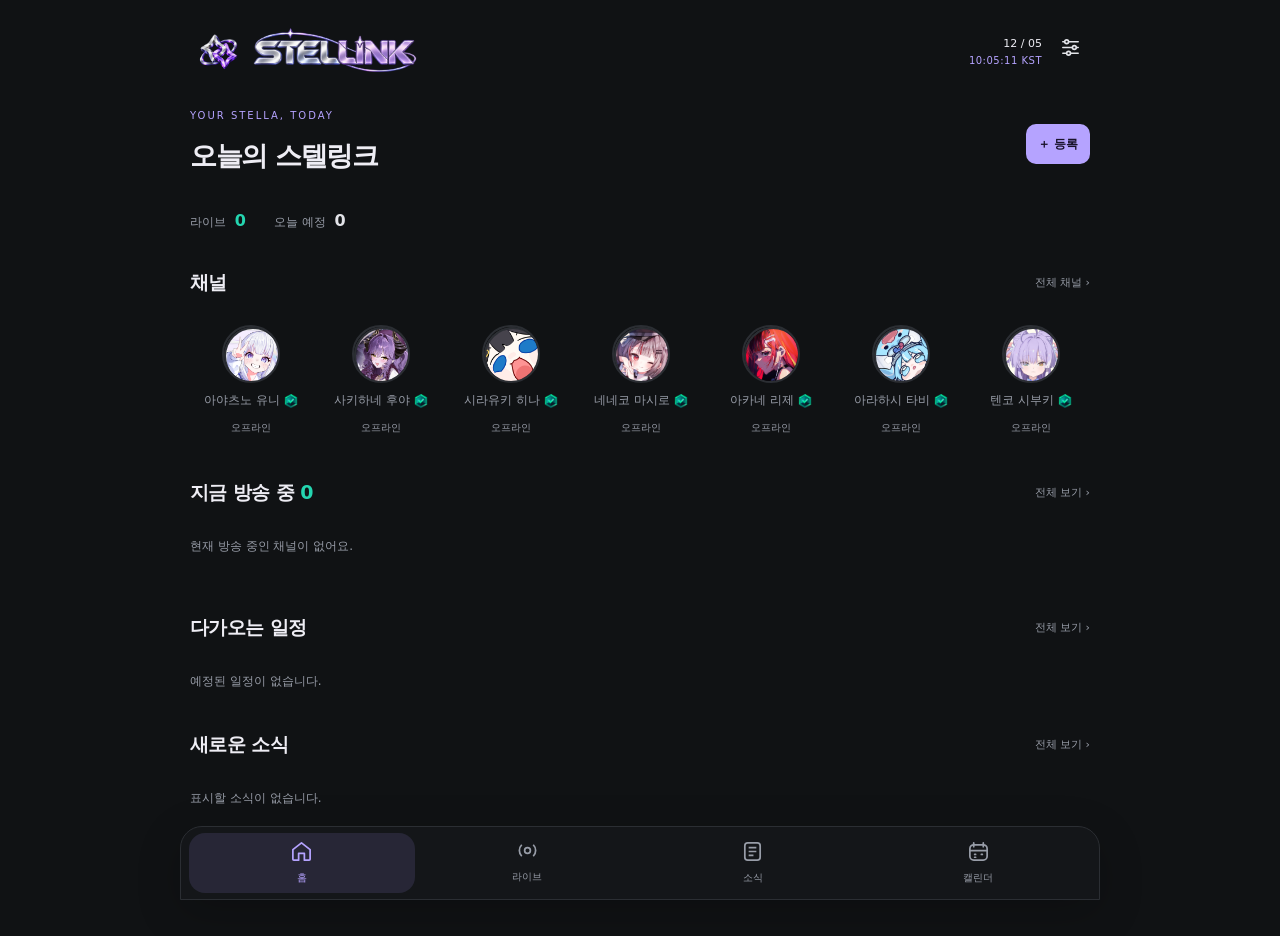
<file: index.html>
<!doctype html><html lang="ko"><head><meta charset="utf-8"><meta name="viewport" content="width=device-width,initial-scale=1,viewport-fit=cover"><meta name="theme-color" content="#111315"><meta name="description" content="좋아하는 별과 이어지는 시간. 개인용 방송 일정과 시간표 보관함."><title>STELLINK · 스텔링크</title><link rel="manifest" href="manifest.webmanifest"><link rel="icon" type="image/png" sizes="64x64" href="assets/brand/stellink-favicon-64.png"><link rel="apple-touch-icon" sizes="180x180" href="assets/brand/stellink-apple-touch-180.png"><link rel="stylesheet" href="style.css"><link rel="stylesheet" href="next-ui.css"><link rel="stylesheet" href="release-ui.css"><link rel="stylesheet" href="v140.css"><link rel="stylesheet" href="v150.css"><link rel="stylesheet" href="experience.css"></head><body><main id="app"><p>스텔링크를 여는 중…</p></main><nav id="nav" aria-label="주 메뉴"></nav><dialog id="modal"><div id="sheet"></div></dialog><div id="toast" role="status"></div><script src="members.js"></script><script src="icons.js"></script><script src="calendar-data.js"></script><script src="calendar-model.js"></script><script src="core.js"></script><script src="storage.js"></script><script src="view-state.js"></script><script src="schedule.js"></script><script src="breaks.js"></script><script src="calendar.js"></script><script src="notices.js"></script><script src="image-viewer.js"></script><script src="app.js"></script><script src="features.js"></script><script src="registration-tools.js"></script><script src="registration.js"></script><script src="calendar-ui.js"></script><script src="upgrade-ui.js"></script><script src="chzzk-live.js"></script><script src="next-ui.js"></script><script src="release-ui.js"></script><script src="session-link.js"></script><script src="channel-state.js"></script><script src="live-store.js"></script><script src="live-ui.js"></script><script src="navigation.js"></script><script src="app-shell.js"></script><script src="experience.js"></script></body></html>
</file>
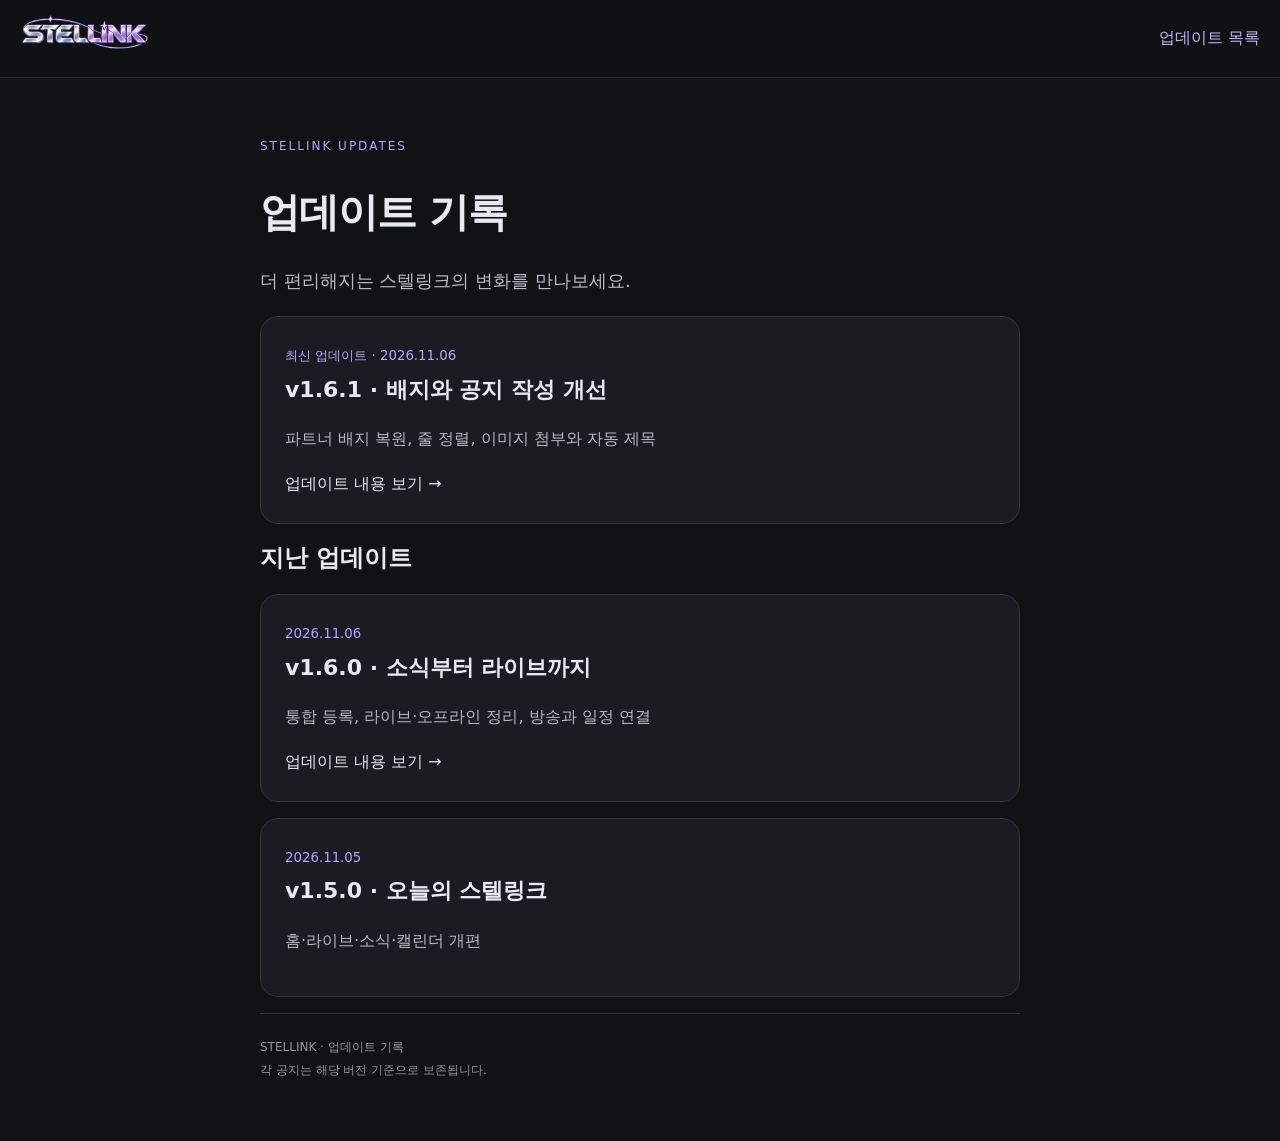
<file: updates/index.html>
<!doctype html><html lang="ko"><head><meta charset="utf-8"><meta name="viewport" content="width=device-width,initial-scale=1"><meta name="theme-color" content="#101214"><title>업데이트 기록 · STELLINK</title><link rel="stylesheet" href="notice.css"></head><body><header><a href="../"><img src="../assets/brand/stellink-wordmark.png" alt="STELLINK"></a><a href="">업데이트 목록</a></header><main><p class="kicker">STELLINK UPDATES</p><h1>업데이트 기록</h1><p class="lead">더 편리해지는 스텔링크의 변화를 만나보세요.</p><a class="archive-card" href="v1.6.1/"><small>최신 업데이트 · 2026.11.06</small><strong>v1.6.1 · 배지와 공지 작성 개선</strong><p>파트너 배지 복원, 줄 정렬, 이미지 첨부와 자동 제목</p>업데이트 내용 보기 →</a><h2>지난 업데이트</h2><a class="archive-card" href="v1.6.0/"><small>2026.11.06</small><strong>v1.6.0 · 소식부터 라이브까지</strong><p>통합 등록, 라이브·오프라인 정리, 방송과 일정 연결</p>업데이트 내용 보기 →</a><a class="archive-card" href="v1.5.0/"><small>2026.11.05</small><strong>v1.5.0 · 오늘의 스텔링크</strong><p>홈·라이브·소식·캘린더 개편</p></a><footer>STELLINK · 업데이트 기록<br>각 공지는 해당 버전 기준으로 보존됩니다.</footer></main></body></html>
</file>
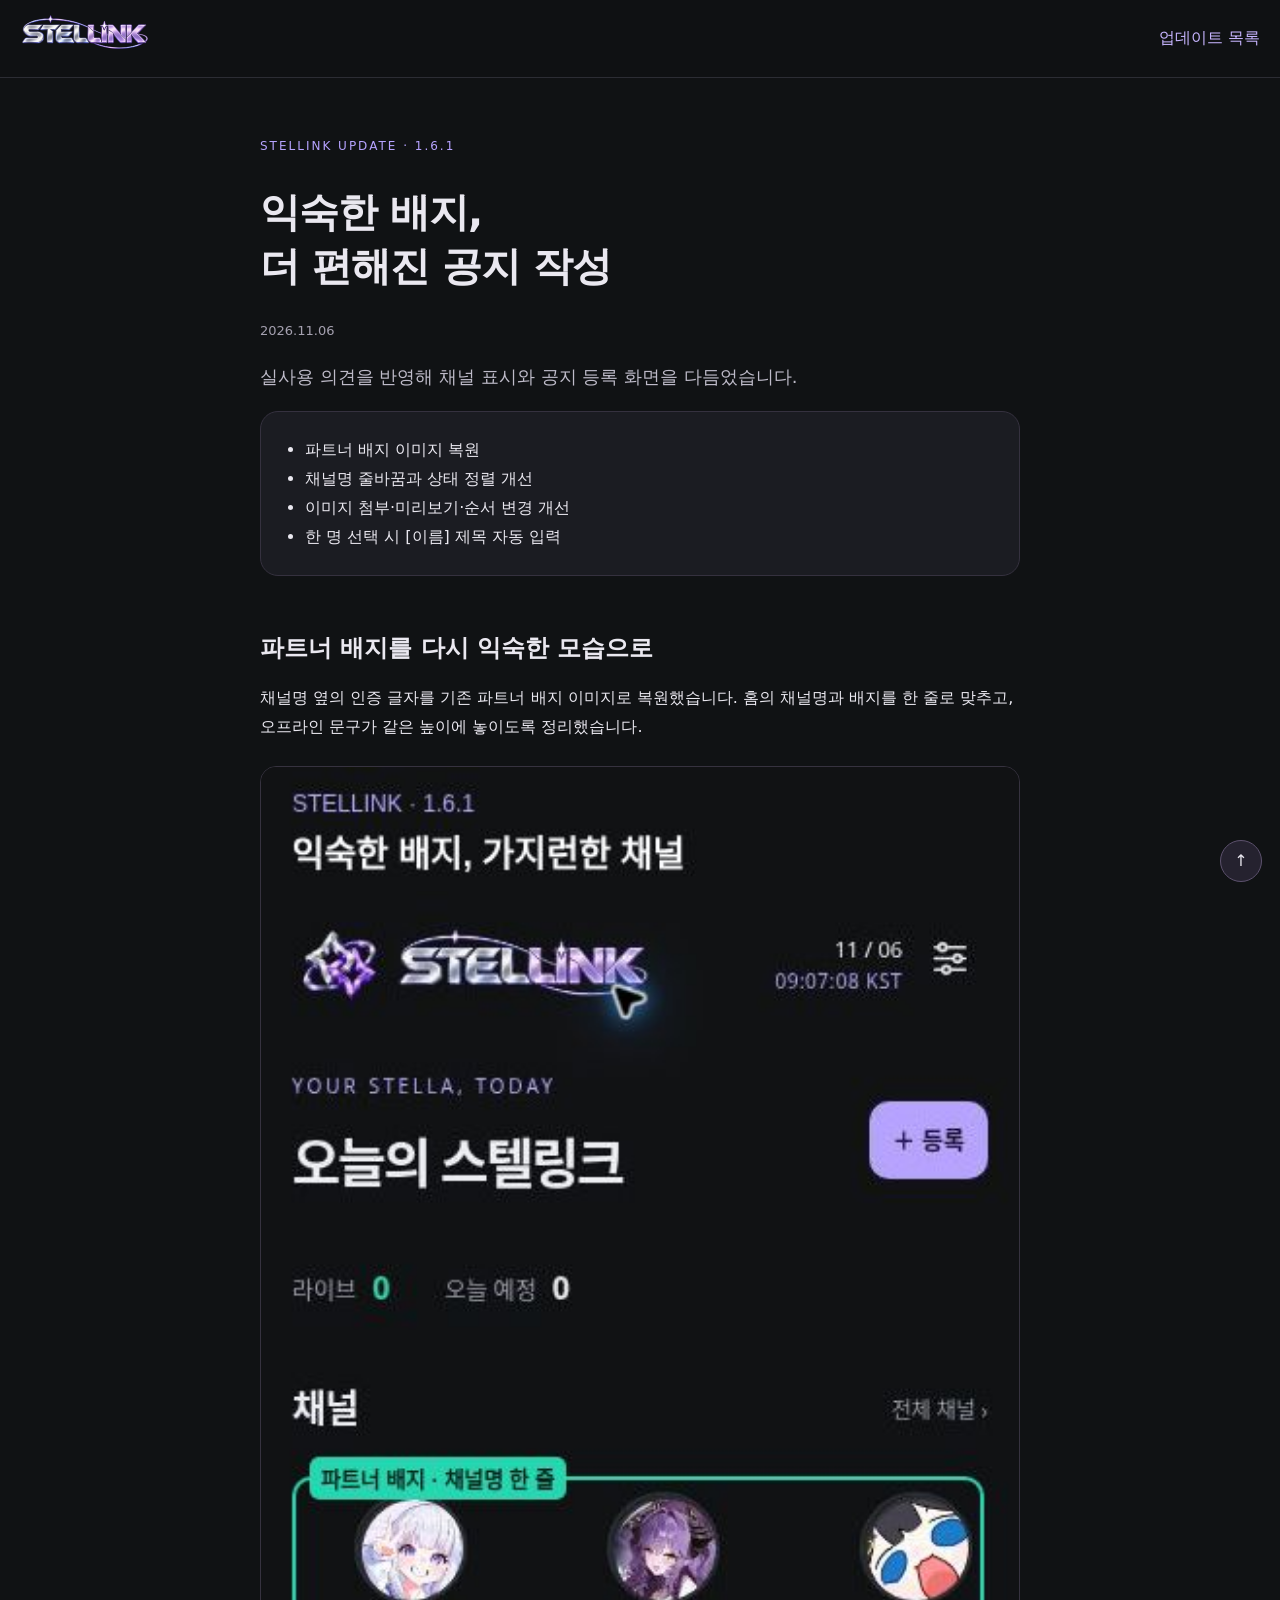
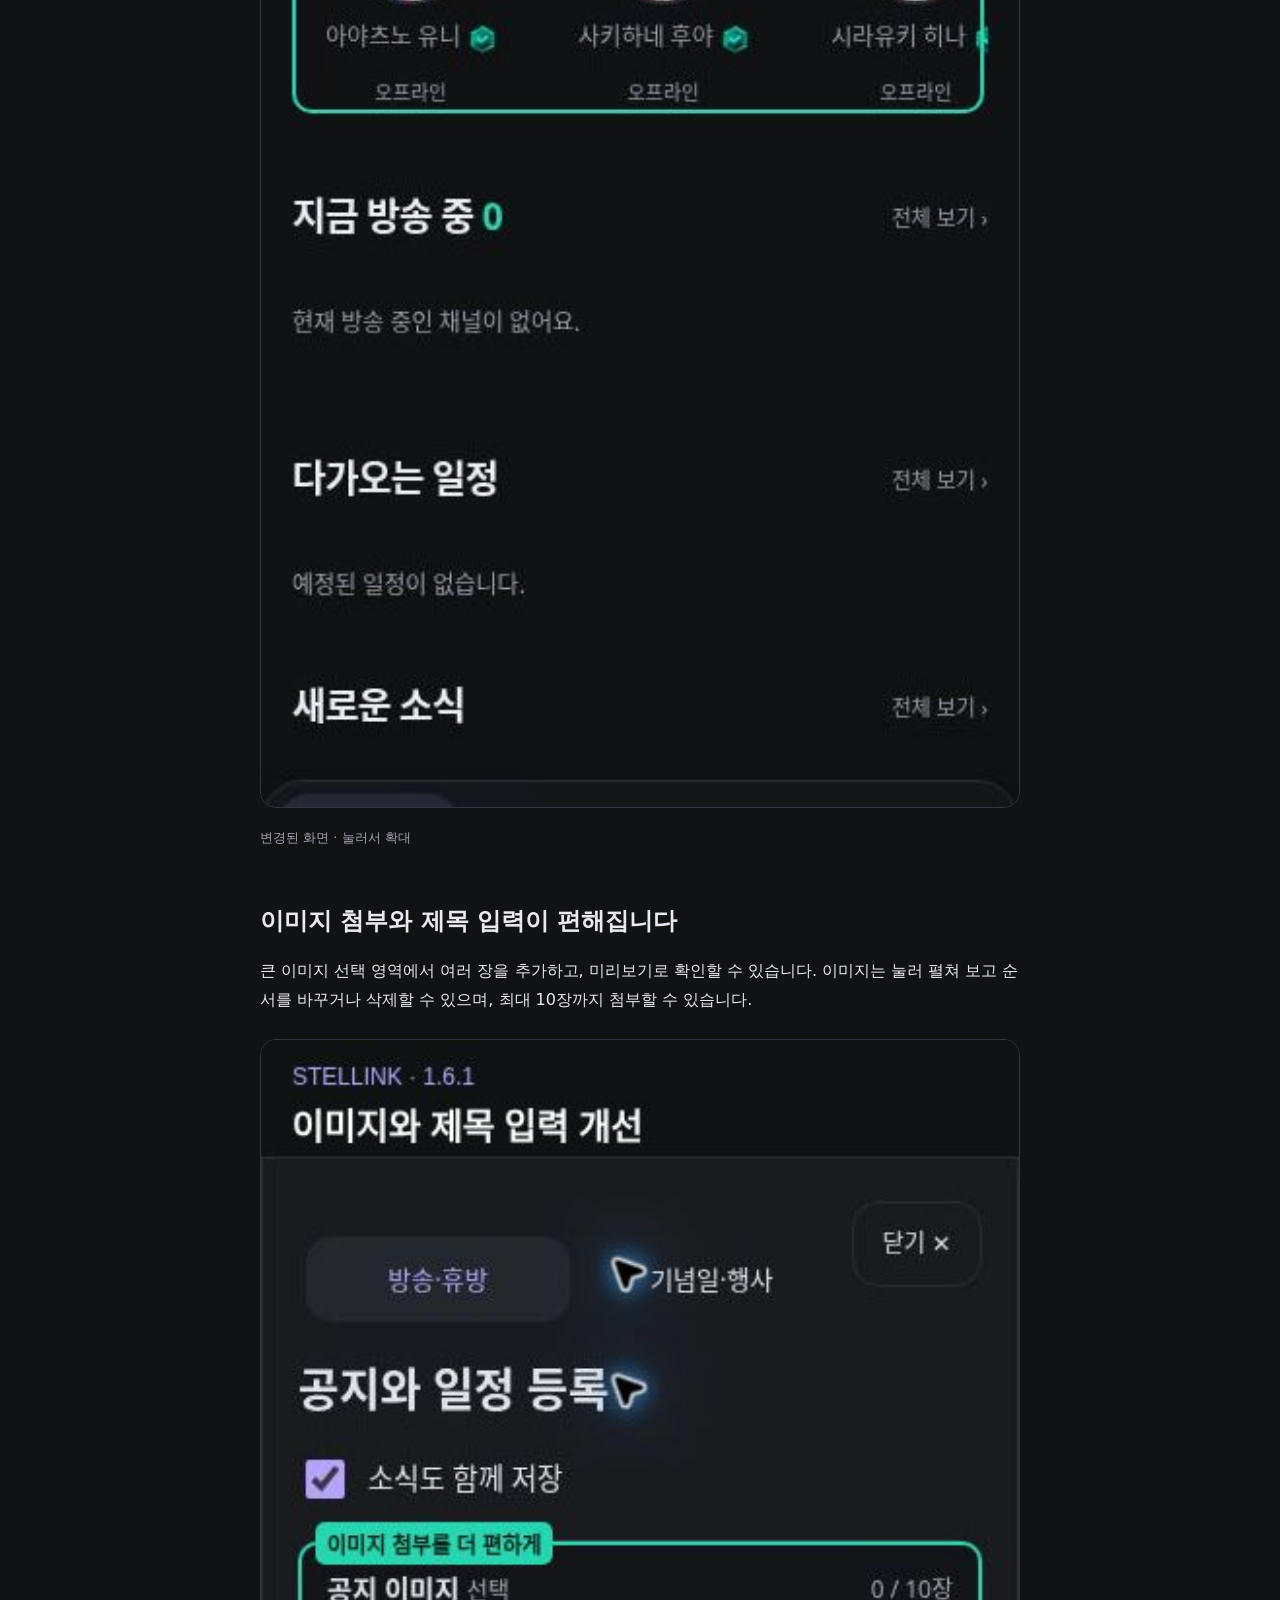
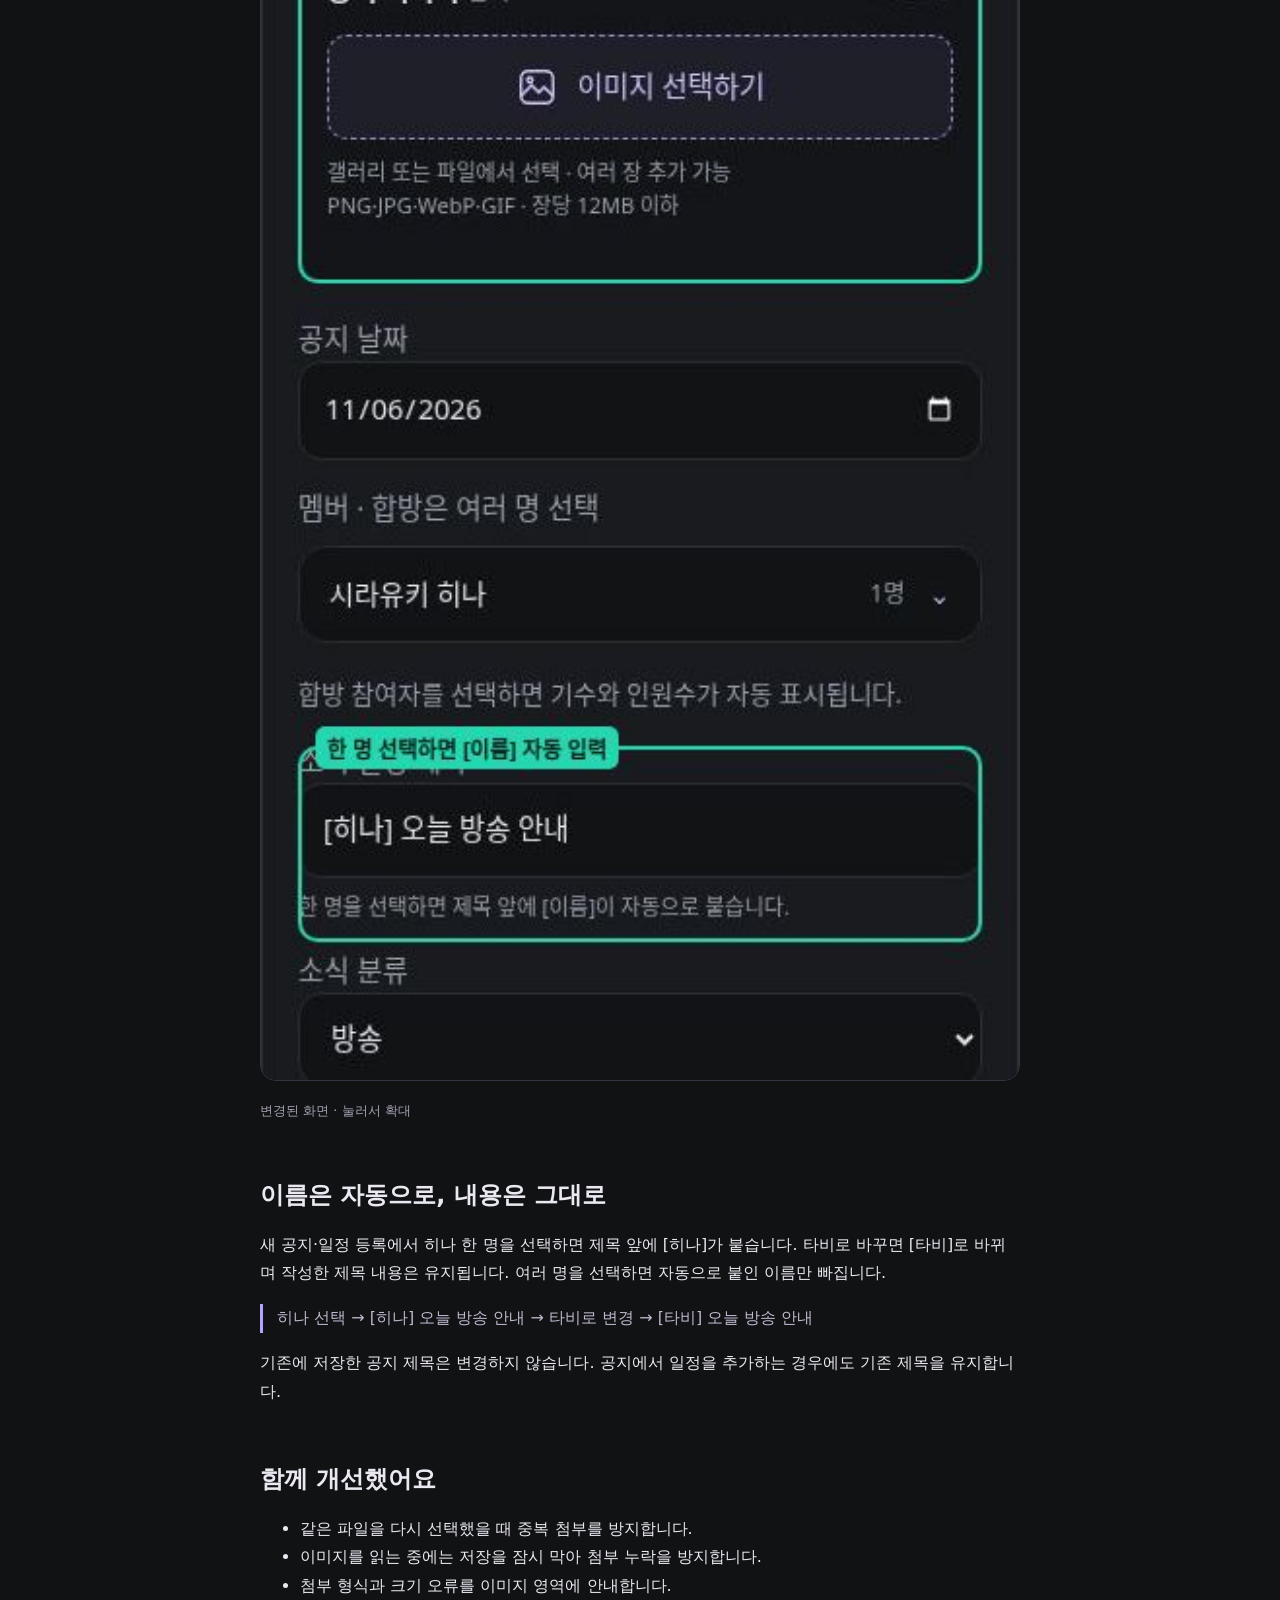
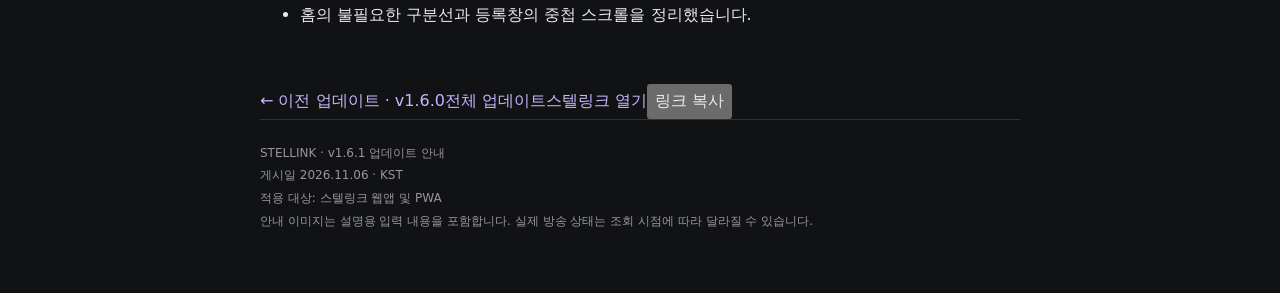
<file: updates/latest/index.html>
<!doctype html><html lang="ko"><head><meta charset="utf-8"><meta http-equiv="refresh" content="0;url=../v1.6.1/"><title>최신 업데이트 · STELLINK</title></head><body><a href="../v1.6.1/">최신 업데이트 열기</a></body></html>
</file>
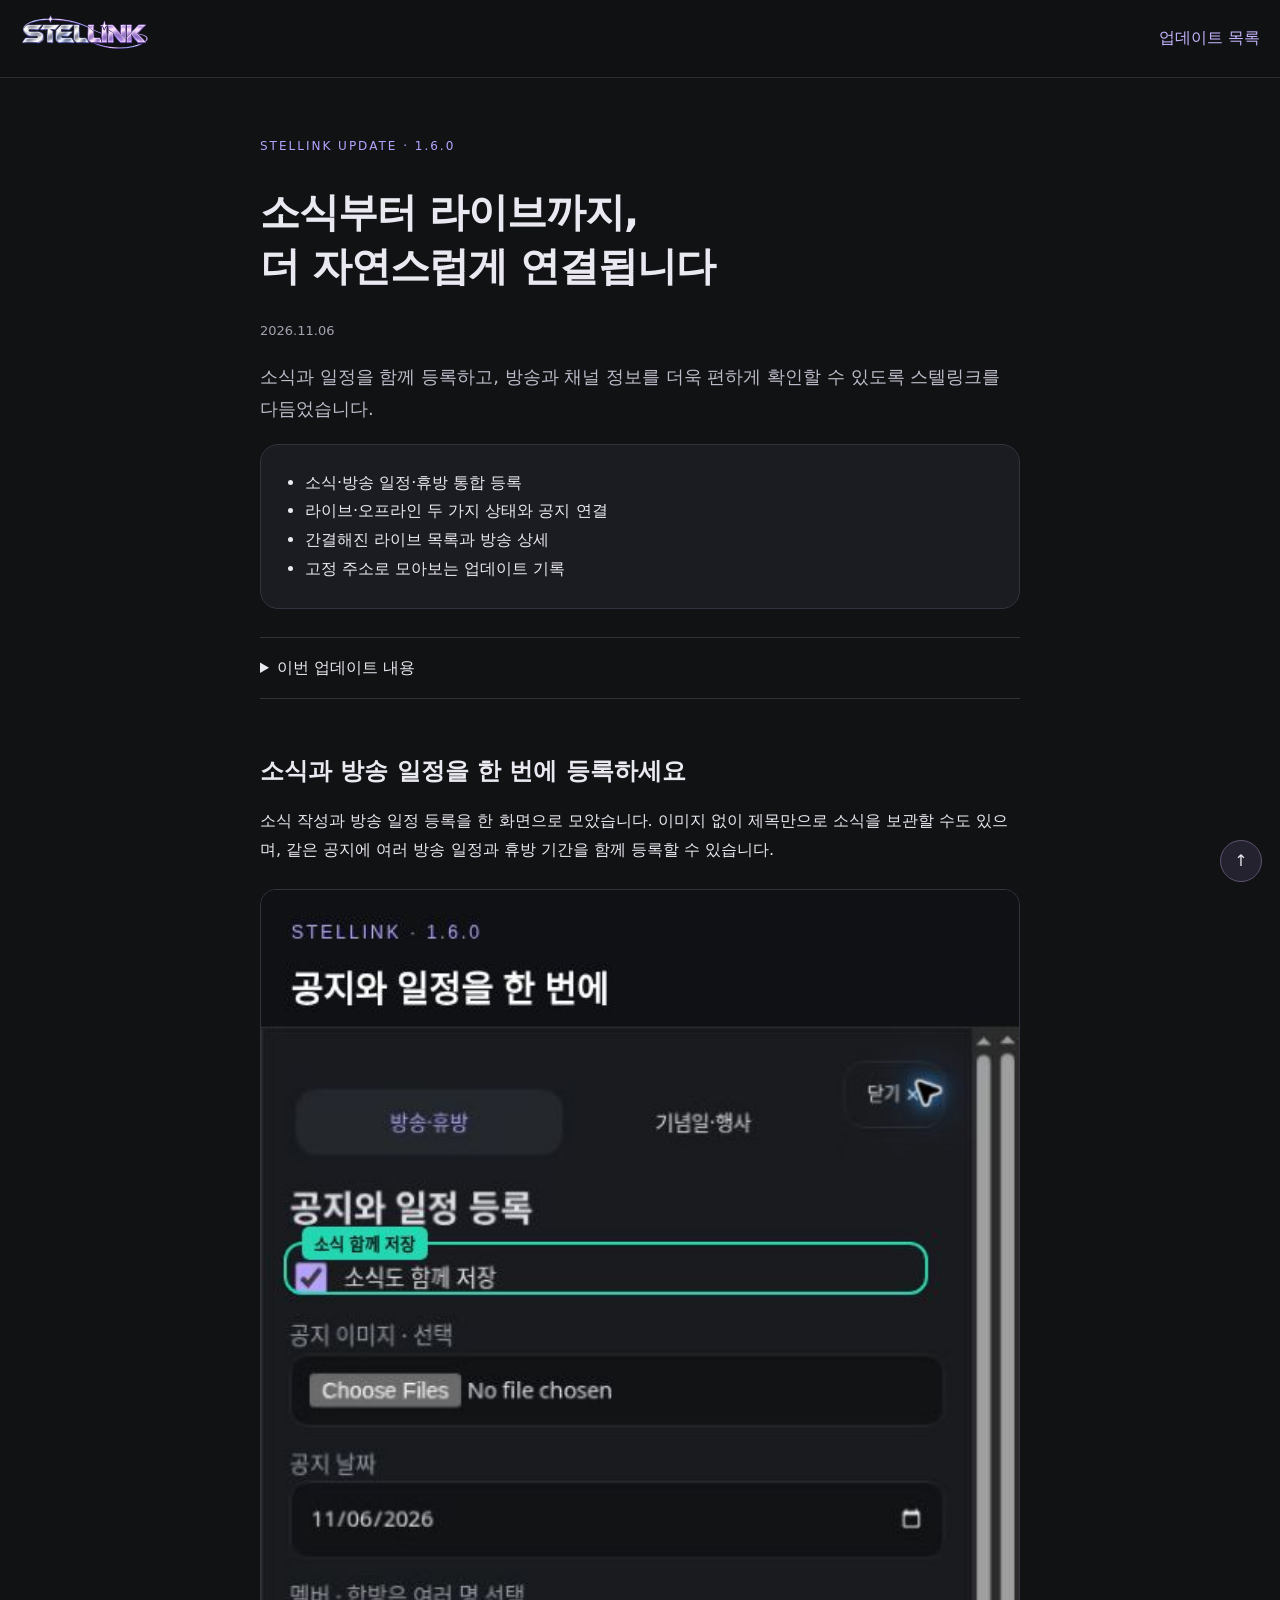
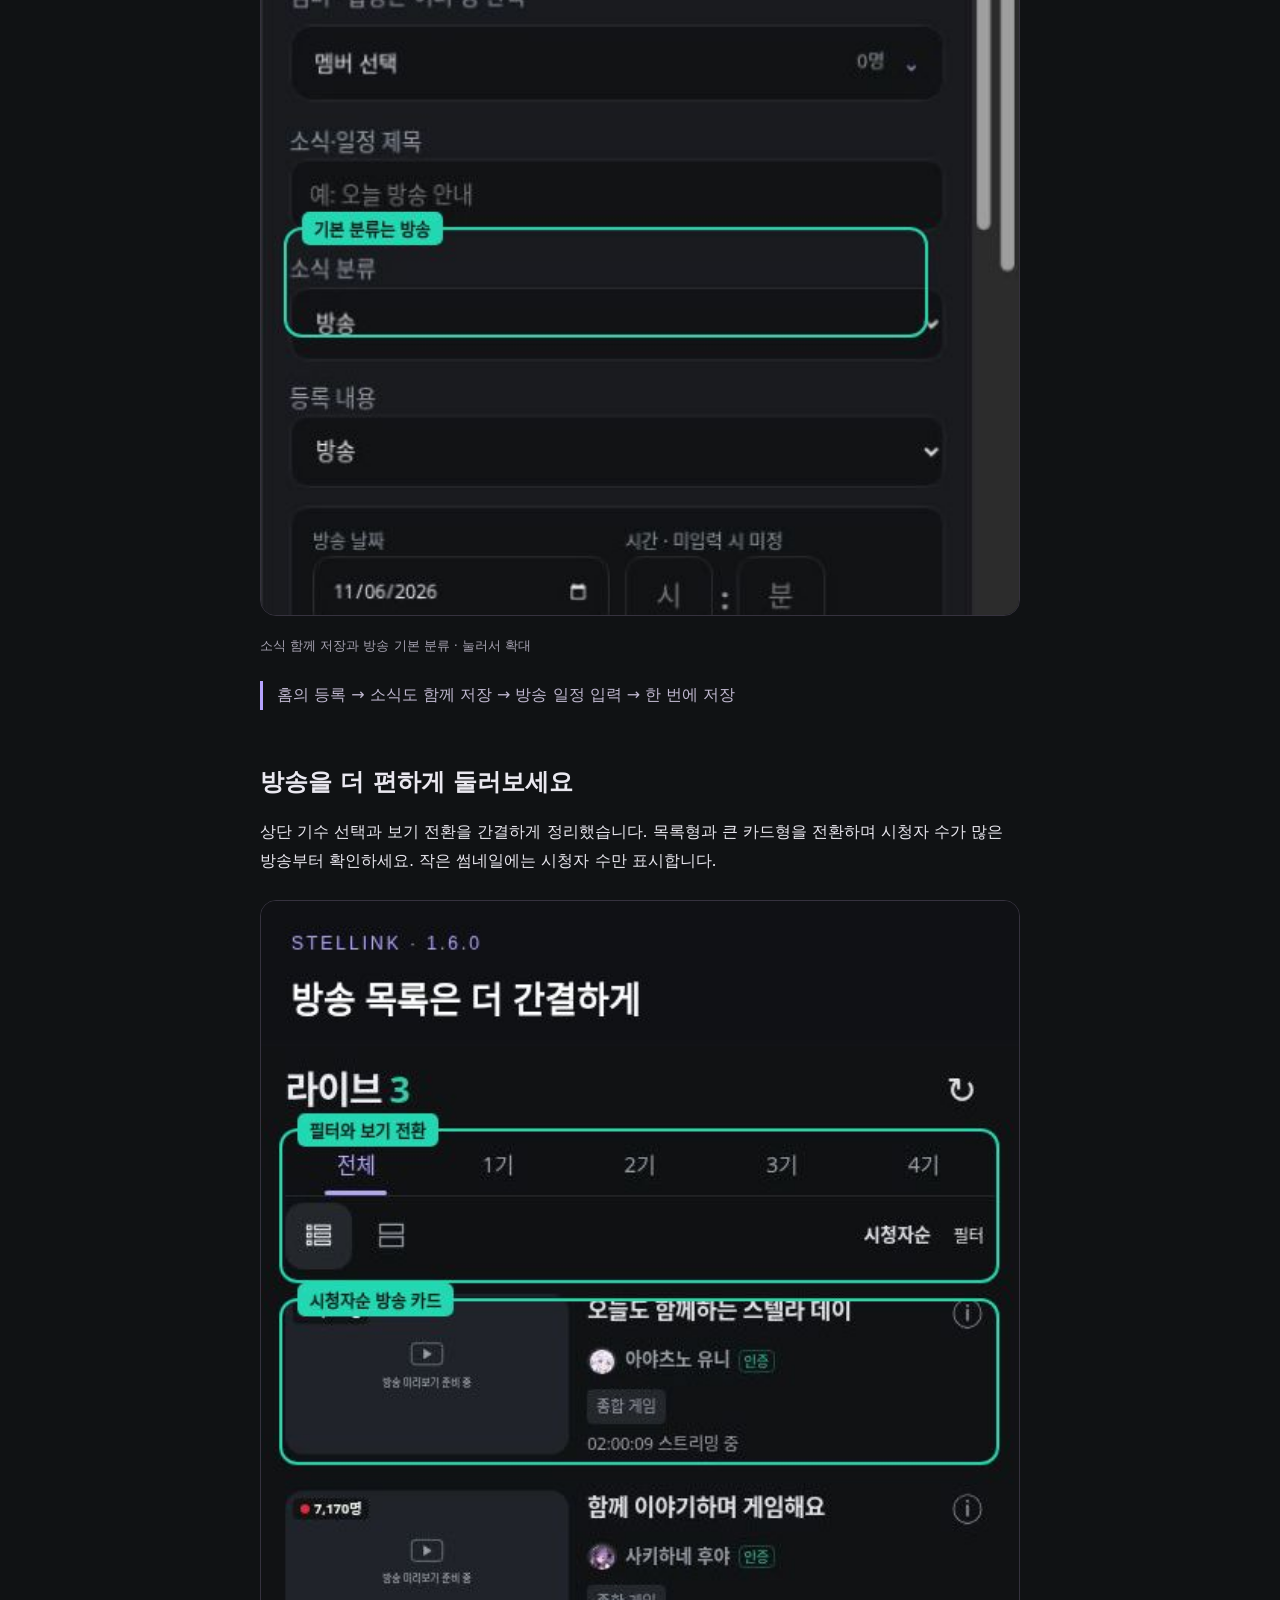
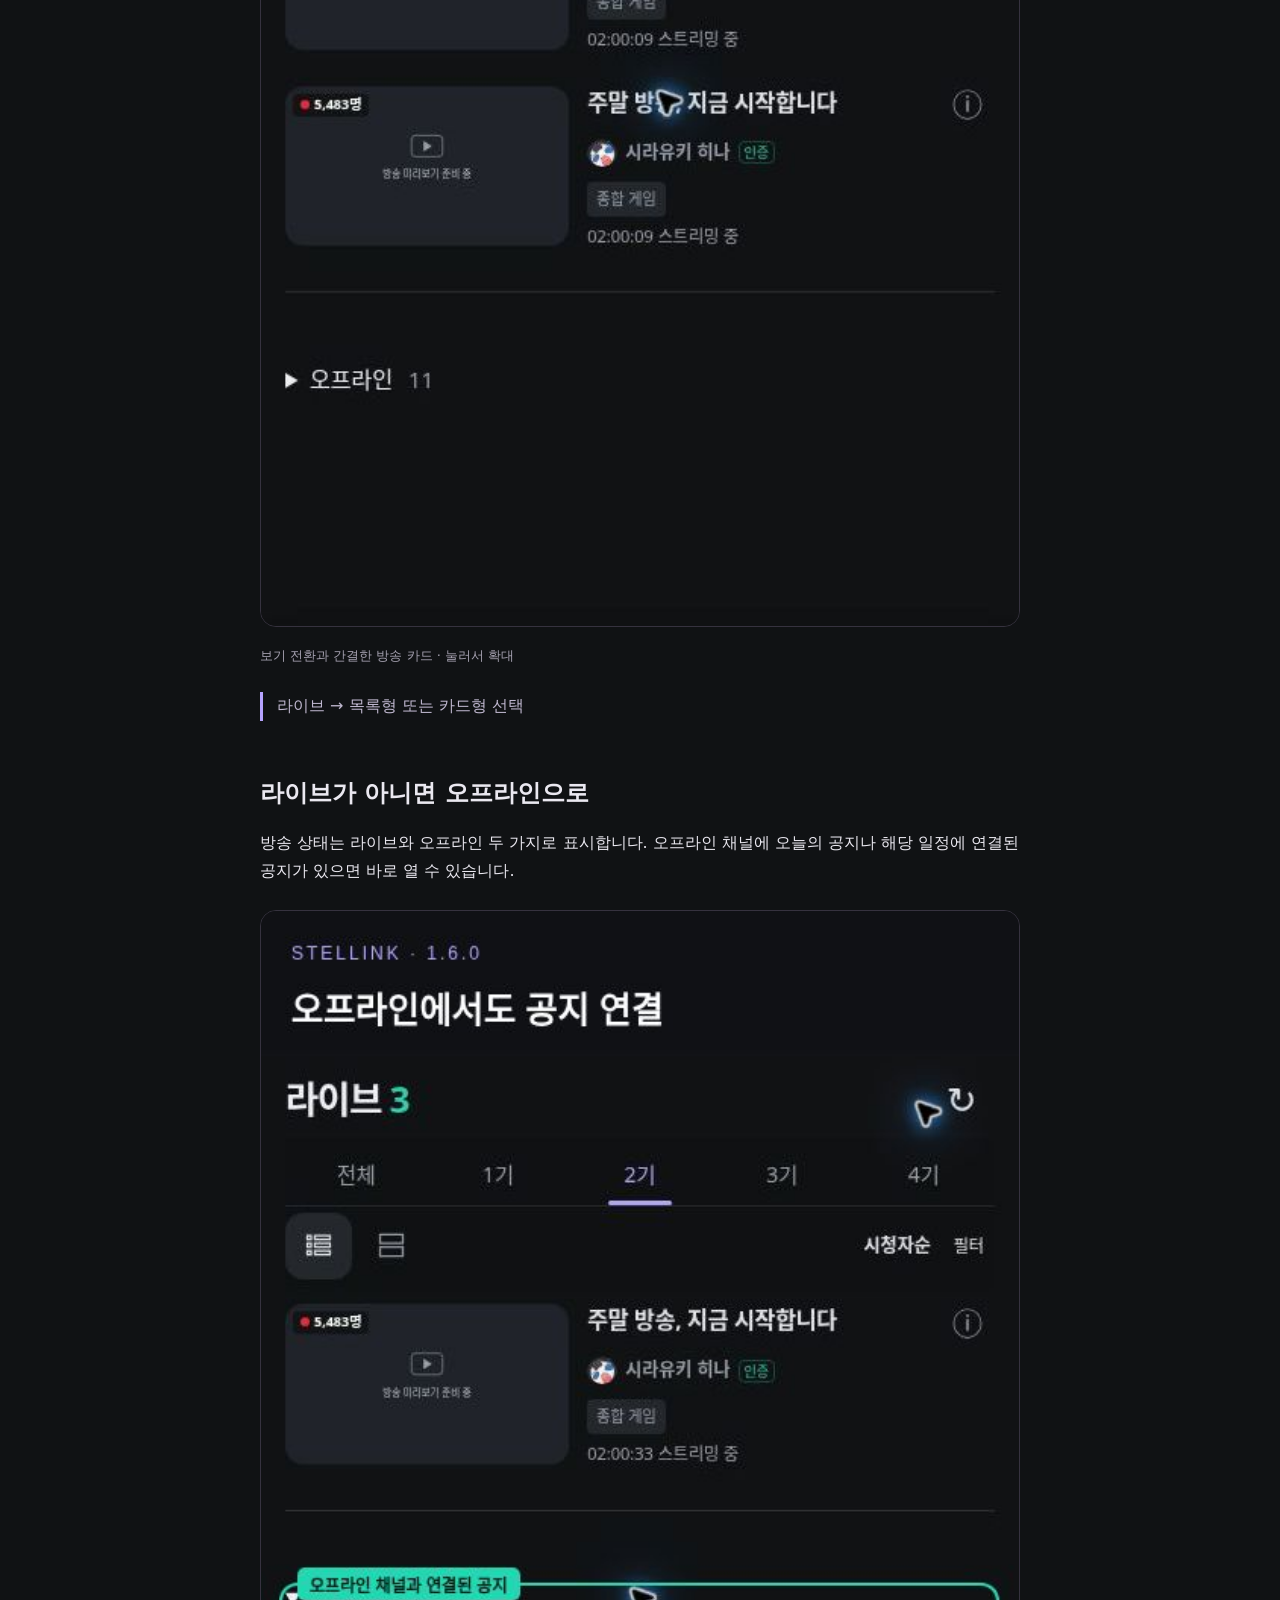
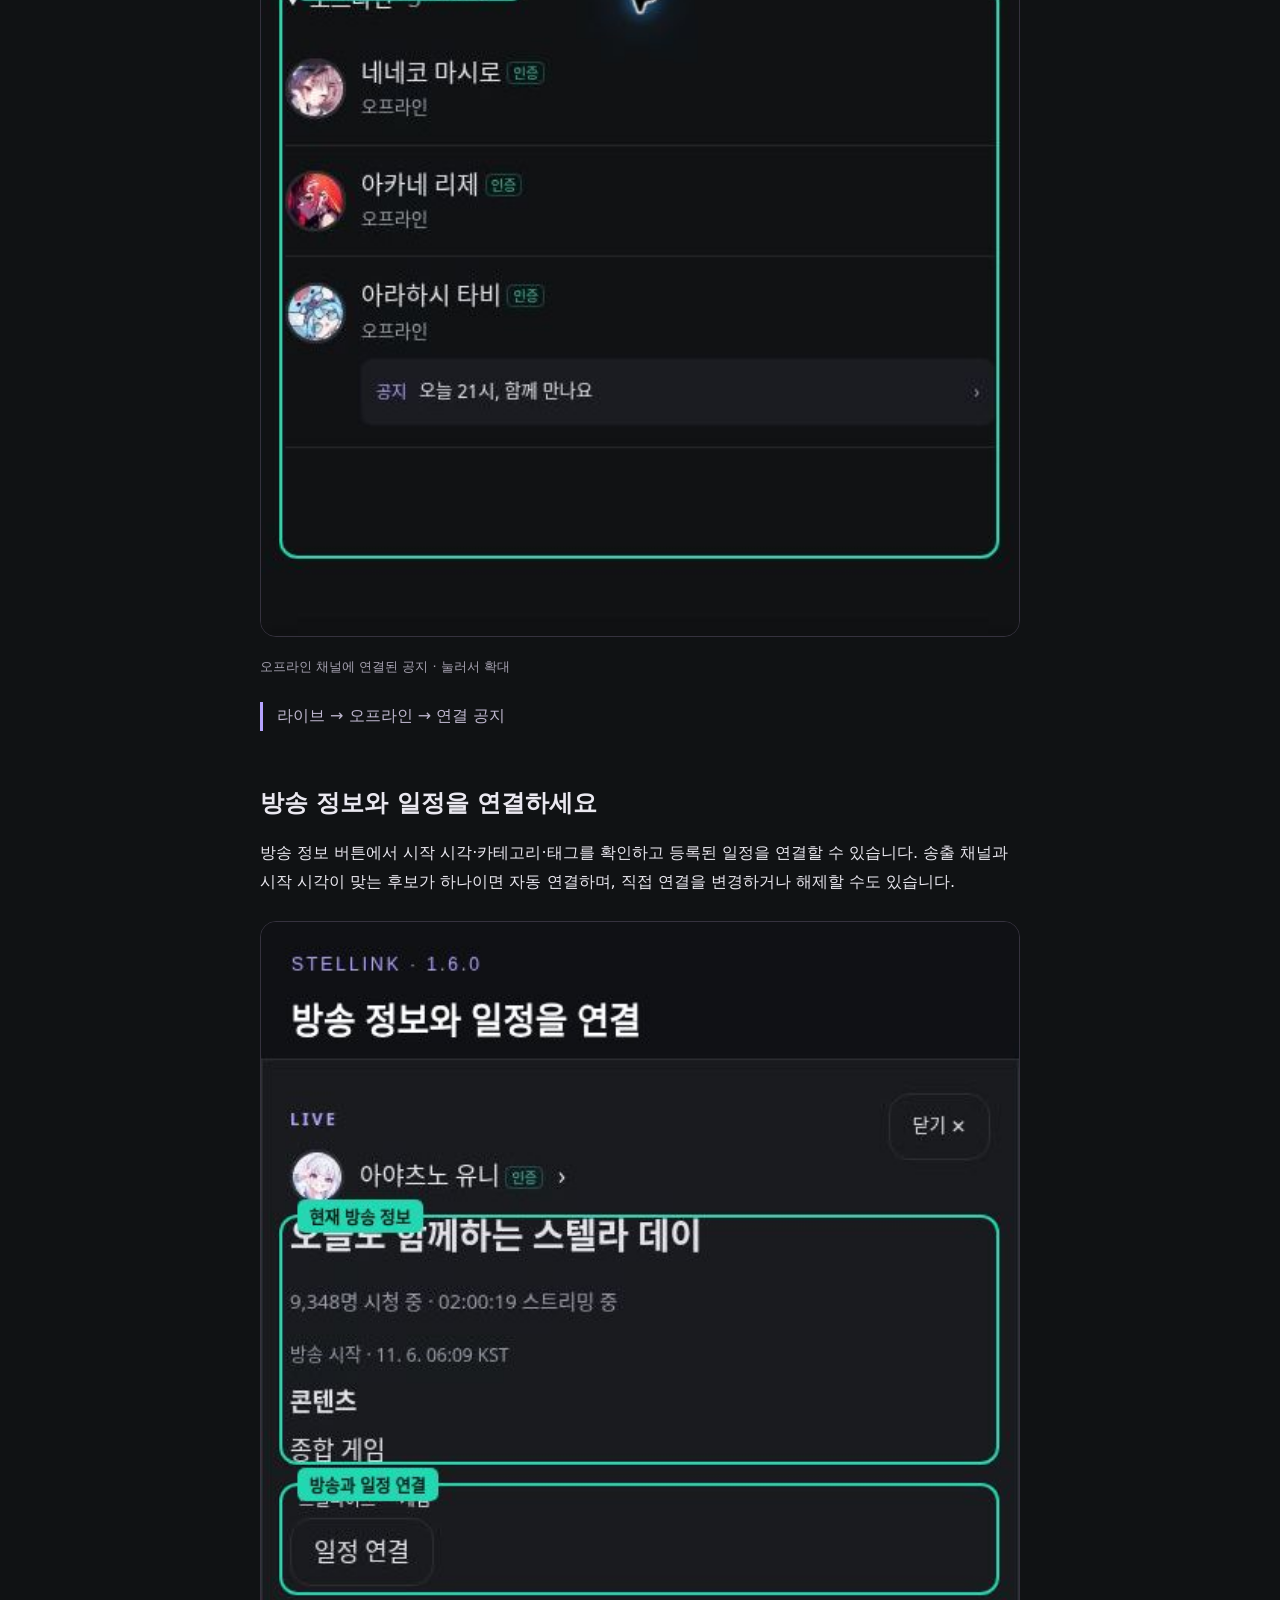
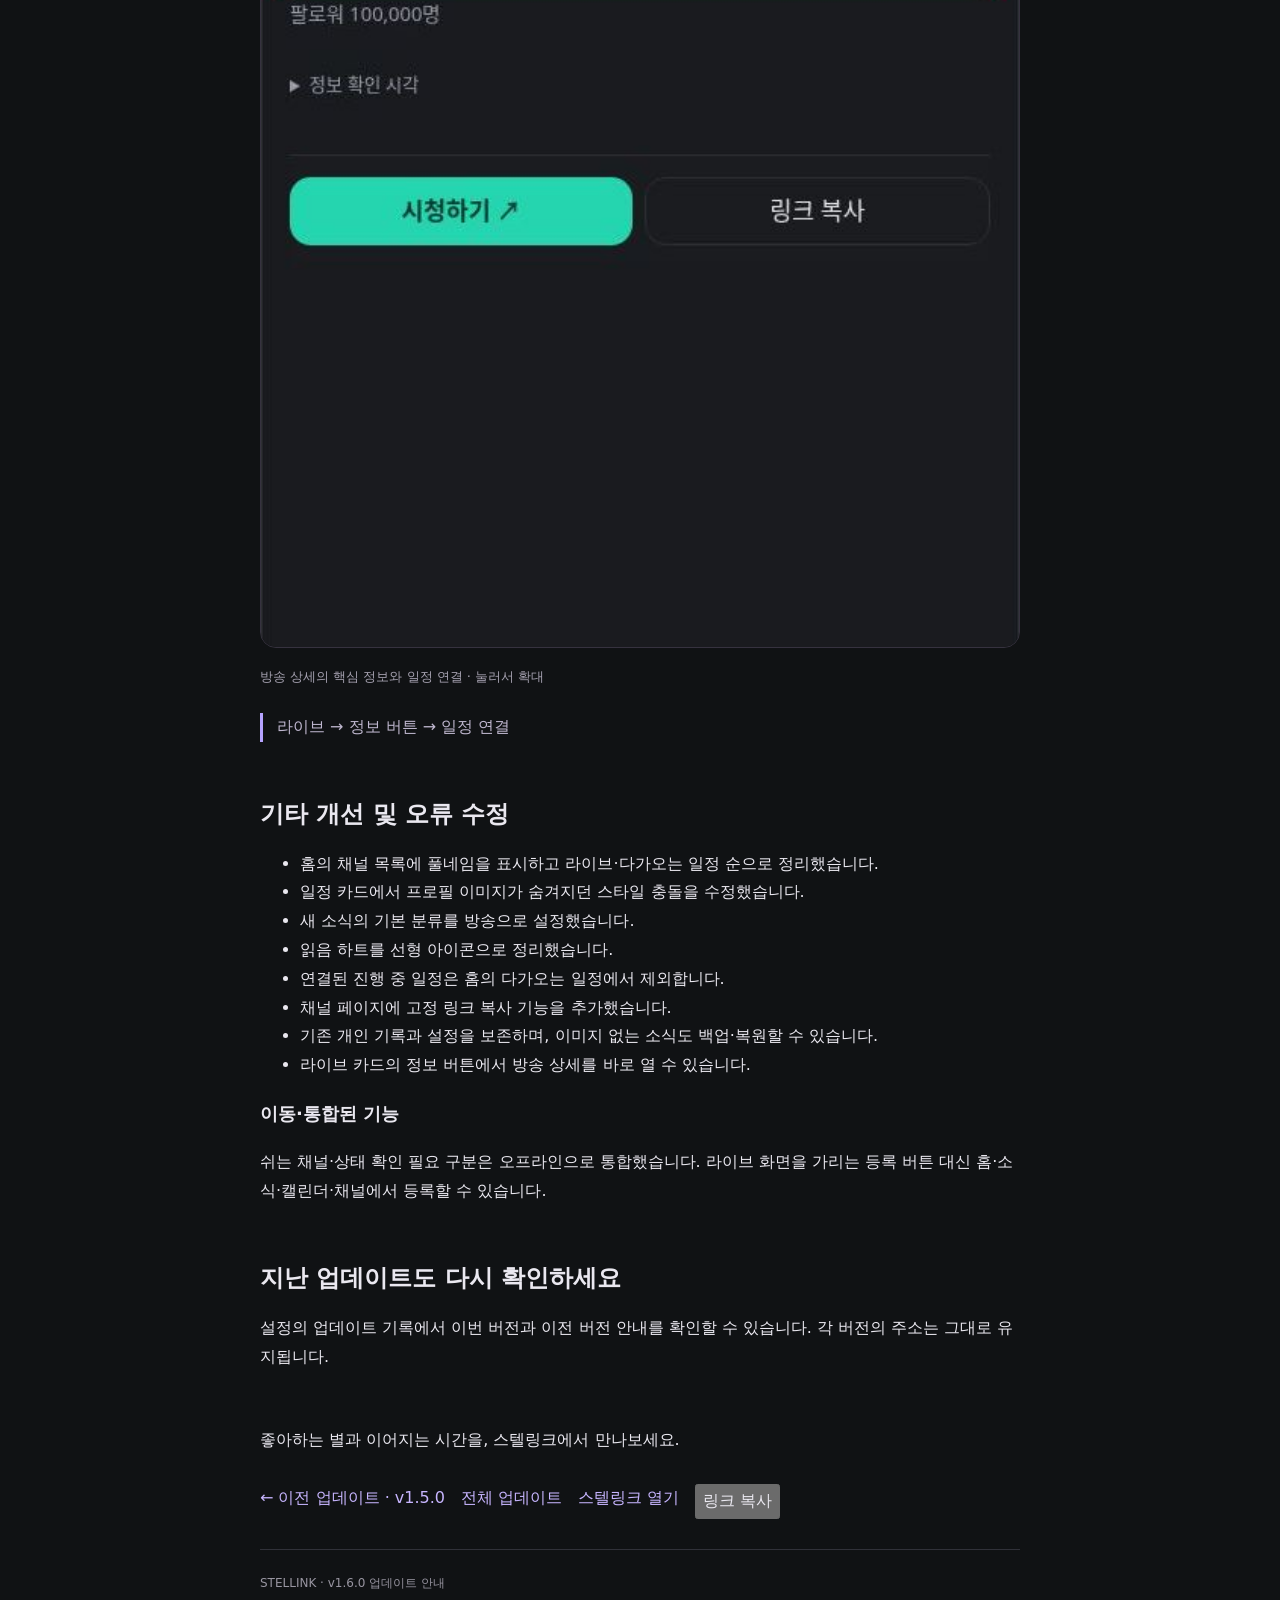
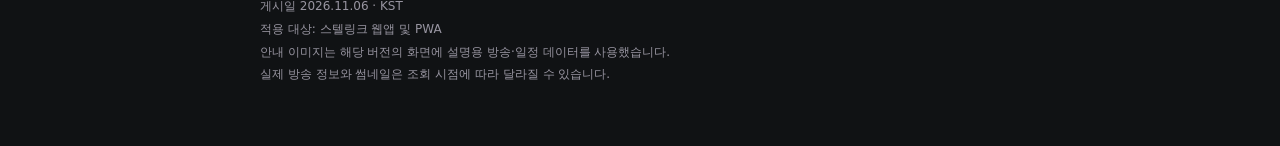
<file: updates/v1.6.0/index.html>
<!doctype html><html lang="ko"><head><meta charset="utf-8"><meta name="viewport" content="width=device-width,initial-scale=1"><meta name="theme-color" content="#101214"><title>v1.6.0 업데이트 · STELLINK</title><link rel="stylesheet" href="../notice.css"></head><body><header><a href="../../"><img src="../../assets/brand/stellink-wordmark.png" alt="STELLINK"></a><a href="../">업데이트 목록</a></header><main><p class="kicker">STELLINK UPDATE · 1.6.0</p><h1>소식부터 라이브까지,<br>더 자연스럽게 연결됩니다</h1><p class="release-date">2026.11.06</p><p class="lead">소식과 일정을 함께 등록하고, 방송과 채널 정보를 더욱 편하게 확인할 수 있도록 스텔링크를 다듬었습니다.</p><div class="summary"><ul><li>소식·방송 일정·휴방 통합 등록</li><li>라이브·오프라인 두 가지 상태와 공지 연결</li><li>간결해진 라이브 목록과 방송 상세</li><li>고정 주소로 모아보는 업데이트 기록</li></ul></div><details class="toc"><summary>이번 업데이트 내용</summary><a href="#register">소식과 방송 일정을 한 번에 등록하세요</a><a href="#live">방송을 더 편하게 둘러보세요</a><a href="#offline">라이브가 아니면 오프라인으로</a><a href="#detail">방송 정보와 일정을 연결하세요</a><a href="#fixes">기타 개선 및 오류 수정</a></details><section id="register"><h2>소식과 방송 일정을 한 번에 등록하세요</h2><p>소식 작성과 방송 일정 등록을 한 화면으로 모았습니다. 이미지 없이 제목만으로 소식을 보관할 수도 있으며, 같은 공지에 여러 방송 일정과 휴방 기간을 함께 등록할 수 있습니다.</p><figure><button data-enlarge aria-label="소식 함께 저장과 방송 기본 분류 확대"><img src="images/register.jpg" alt="소식 함께 저장과 방송 기본 분류" width="500" height="874" loading="lazy"></button><figcaption>소식 함께 저장과 방송 기본 분류 · 눌러서 확대</figcaption></figure><p class="how">홈의 등록 → 소식도 함께 저장 → 방송 일정 입력 → 한 번에 저장</p></section><section id="live"><h2>방송을 더 편하게 둘러보세요</h2><p>상단 기수 선택과 보기 전환을 간결하게 정리했습니다. 목록형과 큰 카드형을 전환하며 시청자 수가 많은 방송부터 확인하세요. 작은 썸네일에는 시청자 수만 표시합니다.</p><figure><button data-enlarge aria-label="보기 전환과 간결한 방송 카드 확대"><img src="images/live.jpg" alt="보기 전환과 간결한 방송 카드" width="500" height="874" loading="lazy"></button><figcaption>보기 전환과 간결한 방송 카드 · 눌러서 확대</figcaption></figure><p class="how">라이브 → 목록형 또는 카드형 선택</p></section><section id="offline"><h2>라이브가 아니면 오프라인으로</h2><p>방송 상태는 라이브와 오프라인 두 가지로 표시합니다. 오프라인 채널에 오늘의 공지나 해당 일정에 연결된 공지가 있으면 바로 열 수 있습니다.</p><figure><button data-enlarge aria-label="오프라인 채널에 연결된 공지 확대"><img src="images/offline.jpg" alt="오프라인 채널에 연결된 공지" width="500" height="874" loading="lazy"></button><figcaption>오프라인 채널에 연결된 공지 · 눌러서 확대</figcaption></figure><p class="how">라이브 → 오프라인 → 연결 공지</p></section><section id="detail"><h2>방송 정보와 일정을 연결하세요</h2><p>방송 정보 버튼에서 시작 시각·카테고리·태그를 확인하고 등록된 일정을 연결할 수 있습니다. 송출 채널과 시작 시각이 맞는 후보가 하나이면 자동 연결하며, 직접 연결을 변경하거나 해제할 수도 있습니다.</p><figure><button data-enlarge aria-label="방송 상세의 핵심 정보와 일정 연결 확대"><img src="images/detail.jpg" alt="방송 상세의 핵심 정보와 일정 연결" width="500" height="874" loading="lazy"></button><figcaption>방송 상세의 핵심 정보와 일정 연결 · 눌러서 확대</figcaption></figure><p class="how">라이브 → 정보 버튼 → 일정 연결</p></section><section id="fixes"><h2>기타 개선 및 오류 수정</h2><ul><li>홈의 채널 목록에 풀네임을 표시하고 라이브·다가오는 일정 순으로 정리했습니다.</li><li>일정 카드에서 프로필 이미지가 숨겨지던 스타일 충돌을 수정했습니다.</li><li>새 소식의 기본 분류를 방송으로 설정했습니다.</li><li>읽음 하트를 선형 아이콘으로 정리했습니다.</li><li>연결된 진행 중 일정은 홈의 다가오는 일정에서 제외합니다.</li><li>채널 페이지에 고정 링크 복사 기능을 추가했습니다.</li><li>기존 개인 기록과 설정을 보존하며, 이미지 없는 소식도 백업·복원할 수 있습니다.</li><li>라이브 카드의 정보 버튼에서 방송 상세를 바로 열 수 있습니다.</li></ul><h3>이동·통합된 기능</h3><p>쉬는 채널·상태 확인 필요 구분은 오프라인으로 통합했습니다. 라이브 화면을 가리는 등록 버튼 대신 홈·소식·캘린더·채널에서 등록할 수 있습니다.</p></section><section><h2>지난 업데이트도 다시 확인하세요</h2><p>설정의 업데이트 기록에서 이번 버전과 이전 버전 안내를 확인할 수 있습니다. 각 버전의 주소는 그대로 유지됩니다.</p></section><p>좋아하는 별과 이어지는 시간을, 스텔링크에서 만나보세요.</p><nav class="nav-bottom"><a href="../v1.5.0/">← 이전 업데이트 · v1.5.0</a><a href="../">전체 업데이트</a><a href="../../">스텔링크 열기</a><button data-copy>링크 복사</button></nav><footer>STELLINK · v1.6.0 업데이트 안내<br>게시일 2026.11.06 · KST<br>적용 대상: 스텔링크 웹앱 및 PWA<br>안내 이미지는 해당 버전의 화면에 설명용 방송·일정 데이터를 사용했습니다.<br>실제 방송 정보와 썸네일은 조회 시점에 따라 달라질 수 있습니다.</footer></main><dialog id="viewer"><button class="zoom" aria-label="이미지 확대 축소">확대</button><button class="close">닫기</button><img alt="안내 이미지"></dialog><button id="top" aria-label="맨 위로">↑</button><script src="../notice.js"></script></body></html>
</file>
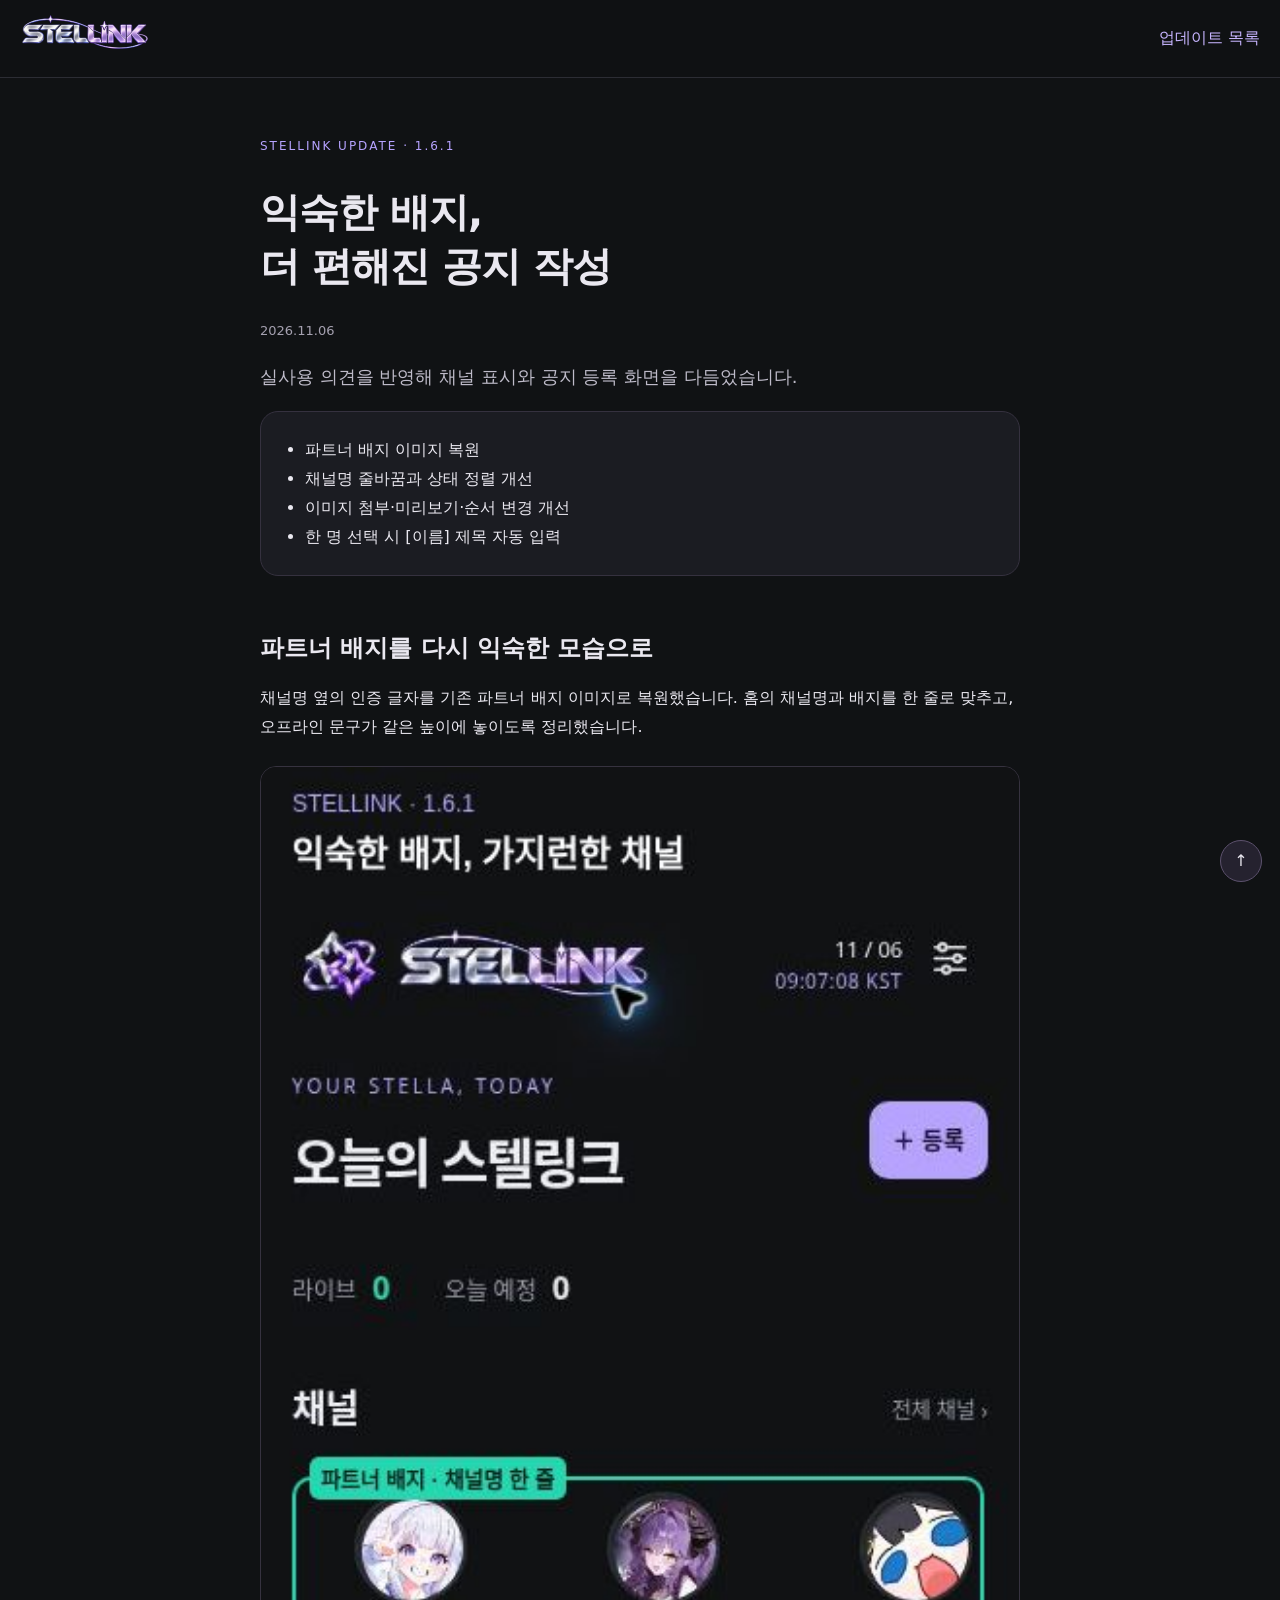
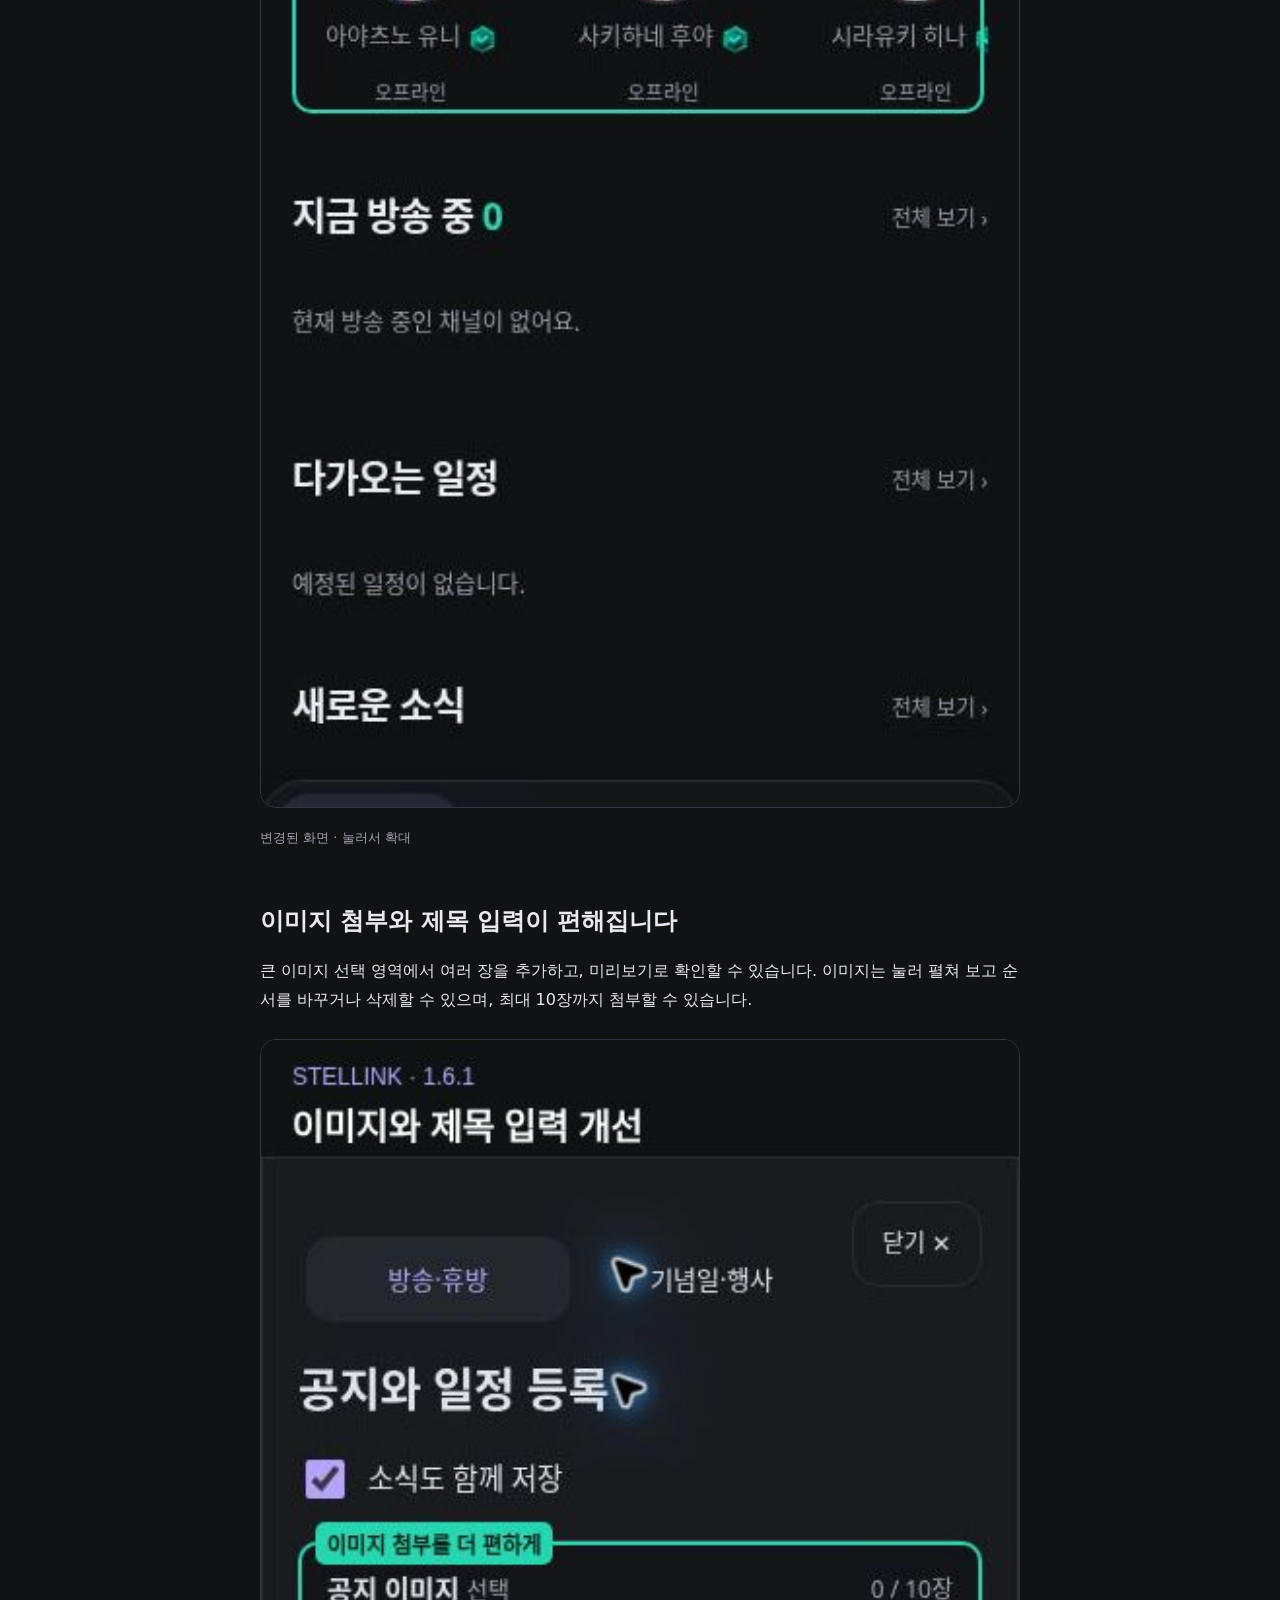
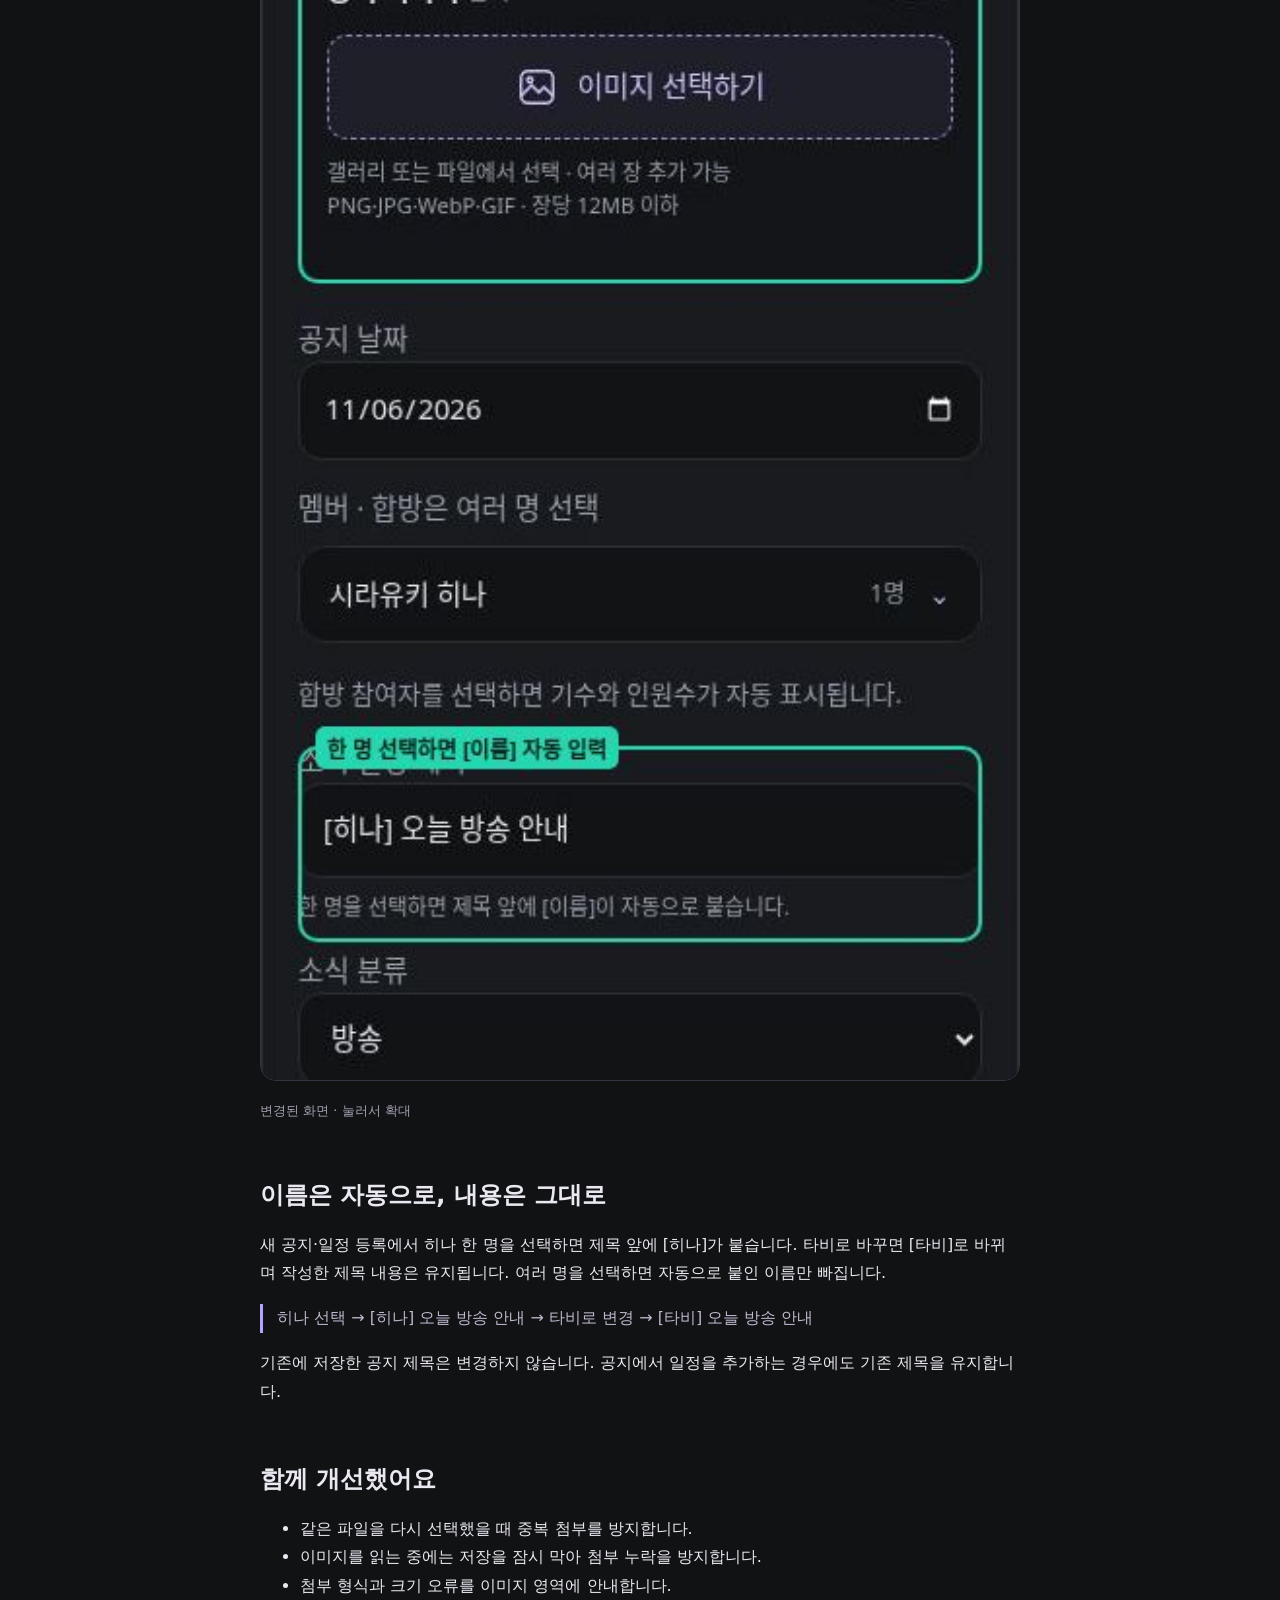
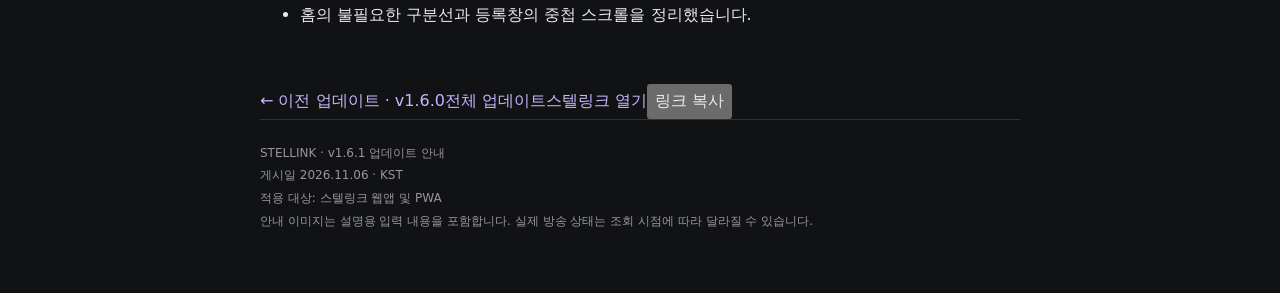
<file: updates/v1.6.1/index.html>
<!doctype html><html lang="ko"><head><meta charset="utf-8"><meta name="viewport" content="width=device-width,initial-scale=1"><meta name="theme-color" content="#101214"><title>v1.6.1 업데이트 · STELLINK</title><link rel="stylesheet" href="../notice.css"></head><body><header><a href="../../"><img src="../../assets/brand/stellink-wordmark.png" alt="STELLINK"></a><a href="../">업데이트 목록</a></header><main><p class="kicker">STELLINK UPDATE · 1.6.1</p><h1>익숙한 배지,<br>더 편해진 공지 작성</h1><p class="release-date">2026.11.06</p><p class="lead">실사용 의견을 반영해 채널 표시와 공지 등록 화면을 다듬었습니다.</p><div class="summary"><ul><li>파트너 배지 이미지 복원</li><li>채널명 줄바꿈과 상태 정렬 개선</li><li>이미지 첨부·미리보기·순서 변경 개선</li><li>한 명 선택 시 [이름] 제목 자동 입력</li></ul></div><section><h2>파트너 배지를 다시 익숙한 모습으로</h2><p>채널명 옆의 인증 글자를 기존 파트너 배지 이미지로 복원했습니다. 홈의 채널명과 배지를 한 줄로 맞추고, 오프라인 문구가 같은 높이에 놓이도록 정리했습니다.</p><figure><button data-enlarge aria-label="파트너 배지를 다시 익숙한 모습으로 확대"><img src="images/home.jpg" alt="파트너 배지를 다시 익숙한 모습으로" width="390" height="844" loading="lazy"></button><figcaption>변경된 화면 · 눌러서 확대</figcaption></figure></section><section><h2>이미지 첨부와 제목 입력이 편해집니다</h2><p>큰 이미지 선택 영역에서 여러 장을 추가하고, 미리보기로 확인할 수 있습니다. 이미지는 눌러 펼쳐 보고 순서를 바꾸거나 삭제할 수 있으며, 최대 10장까지 첨부할 수 있습니다.</p><figure><button data-enlarge aria-label="이미지 첨부와 제목 입력이 편해집니다 확대"><img src="images/register.jpg" alt="이미지 첨부와 제목 입력이 편해집니다" width="390" height="844" loading="lazy"></button><figcaption>변경된 화면 · 눌러서 확대</figcaption></figure></section><section><h2>이름은 자동으로, 내용은 그대로</h2><p>새 공지·일정 등록에서 히나 한 명을 선택하면 제목 앞에 [히나]가 붙습니다. 타비로 바꾸면 [타비]로 바뀌며 작성한 제목 내용은 유지됩니다. 여러 명을 선택하면 자동으로 붙인 이름만 빠집니다.</p><p class="how">히나 선택 → [히나] 오늘 방송 안내 → 타비로 변경 → [타비] 오늘 방송 안내</p><p>기존에 저장한 공지 제목은 변경하지 않습니다. 공지에서 일정을 추가하는 경우에도 기존 제목을 유지합니다.</p></section><section><h2>함께 개선했어요</h2><ul><li>같은 파일을 다시 선택했을 때 중복 첨부를 방지합니다.</li><li>이미지를 읽는 중에는 저장을 잠시 막아 첨부 누락을 방지합니다.</li><li>첨부 형식과 크기 오류를 이미지 영역에 안내합니다.</li><li>홈의 불필요한 구분선과 등록창의 중첩 스크롤을 정리했습니다.</li></ul></section><nav class="bottom-links"><a href="../v1.6.0/">← 이전 업데이트 · v1.6.0</a><a href="../">전체 업데이트</a><a href="../../">스텔링크 열기</a><button data-copy>링크 복사</button></nav><footer>STELLINK · v1.6.1 업데이트 안내<br>게시일 2026.11.06 · KST<br>적용 대상: 스텔링크 웹앱 및 PWA<br>안내 이미지는 설명용 입력 내용을 포함합니다. 실제 방송 상태는 조회 시점에 따라 달라질 수 있습니다.</footer></main><dialog id="viewer"><button class="zoom" aria-label="이미지 확대 축소">확대</button><button class="close">닫기</button><img alt="안내 이미지"></dialog><button id="top" aria-label="맨 위로">↑</button><script src="../notice.js"></script></body></html>
</file>
<file: style.css>
:root{color-scheme:dark;--bg:#0b1020;--panel:#161e32;--glass:#182139e8;--text:#edf0ff;--muted:#a8b3cb;--line:#ffffff18;--accent:#b3a5ff;--soft:#b3a5ff20;--danger:#ff9ca6}*{box-sizing:border-box}body{margin:0;background:radial-gradient(ellipse at 85% 0,#6355a12a,transparent 45%),var(--bg);color:var(--text);font:16px/1.55 system-ui,-apple-system,sans-serif;min-height:100vh}body.light{color-scheme:light;--bg:#f4f6fc;--panel:#fff;--glass:#fffffff0;--text:#17213b;--muted:#576580;--line:#13234618;--accent:#6554c0;--soft:#6554c012;--danger:#ad2345}body.large{font-size:18px}body.reduced *{transition:none!important;animation:none!important}body.weak{--glass:var(--panel)}button,input,select,textarea{font:inherit}button,a,input,select,textarea{touch-action:manipulation}button{cursor:pointer;min-height:44px;border:1px solid var(--line);background:var(--panel);color:var(--text);border-radius:14px;padding:10px 15px}button:hover{border-color:var(--accent)}button:active{transform:translateY(1px)}button:disabled{opacity:.5;cursor:wait}button.primary{background:var(--accent);color:var(--bg);font-weight:750;border:0}button.ghost{background:transparent}button.active,.pill.active{background:var(--soft);border-color:var(--accent);color:var(--accent)}button.danger{color:var(--danger)}a{color:var(--accent)}input,select,textarea{width:100%;border:1px solid var(--line);border-radius:12px;padding:12px;background:var(--bg);color:var(--text);min-height:48px}input[type=checkbox]{width:20px;min-height:20px;accent-color:var(--accent)}input[type=color]{height:48px}textarea{min-height:90px}label{display:block;color:var(--muted);font-size:.9em;margin:14px 0 6px}label.check{display:flex;gap:9px;align-items:center;color:var(--text)}:focus-visible{outline:3px solid var(--accent);outline-offset:3px}#app{max-width:1000px;margin:auto;padding:32px 24px 140px}header,.row,.section-head{display:flex;align-items:center;justify-content:space-between;gap:12px}header{margin-bottom:32px}.brand{font-size:26px;font-weight:850;letter-spacing:2px}.brand span{color:var(--accent)}.eyebrow{font-size:11px;letter-spacing:2px;color:var(--accent);font-weight:800}.muted,small{color:var(--muted)}h1{font-size:26px;margin:4px 0}h2{font-size:20px;margin:0}h3{font-size:18px;margin:0 0 8px}p{margin:8px 0}section{margin:28px 0}.section-head{margin-bottom:14px}.card{background:var(--panel);border:1px solid var(--line);border-radius:22px;padding:20px}.hero{background:radial-gradient(ellipse at top right,#9479f536,transparent 65%),var(--panel);padding:28px;border-radius:26px}.hero h2{font-size:28px;margin:18px 0 8px;overflow-wrap:anywhere}.hero .row{flex-wrap:wrap}.hero .eyebrow{color:var(--muted)}.empty{text-align:center;padding:32px 20px;border:1px dashed var(--line);border-radius:20px}.empty .symbol{font-size:32px;color:var(--accent)}.empty button{margin-top:14px}.rail{display:flex;gap:12px;overflow:auto;padding:5px 2px 12px;scroll-snap-type:x proximity}.person{border:0;background:transparent;min-width:66px;padding:3px;text-align:center;font-size:13px}.avatar{display:inline-flex;align-items:center;justify-content:center;width:48px;height:48px;border-radius:50%;background:var(--soft);border:2px solid var(--line);color:var(--accent);font-weight:800;object-fit:cover}.person.active .avatar{outline:2px solid var(--accent);outline-offset:3px}.person span:last-child{display:block;margin-top:8px}.pill{border-radius:30px;white-space:nowrap;font-size:14px}.tools{display:flex;flex-wrap:wrap;gap:8px;margin:14px 0}.event{display:flex;align-items:center;gap:14px;text-align:left;width:100%;border-radius:17px;padding:17px;margin:8px 0;background:var(--panel)}.event .time{min-width:82px;font-weight:750;font-size:14px;color:var(--accent)}.event .content{min-width:0;flex:1}.event strong{display:-webkit-box;-webkit-line-clamp:2;-webkit-box-orient:vertical;overflow:hidden;overflow-wrap:anywhere}.badge{display:inline-block;border-radius:8px;background:var(--soft);color:var(--accent);font-size:11px;padding:3px 7px;margin:3px 3px 0 0}.grid{display:grid;grid-template-columns:repeat(4,1fr);gap:14px}.member{text-align:left;position:relative}.member .avatar{width:64px;height:64px;margin-bottom:14px}.member .star{position:absolute;right:12px;top:12px}.member .open{display:block;width:100%;padding:0;background:none;border:0;text-align:left}.member small{display:block;margin-top:9px}.board-card{flex:0 0 270px;scroll-snap-align:start}.board-card img{width:100%;height:180px;object-fit:contain;background:var(--bg);border-radius:12px;margin:12px 0}.board-card button{font-size:13px}.calendar{display:grid;grid-template-columns:repeat(7,1fr);gap:5px;margin:12px 0}.calendar button{padding:8px 2px;border-radius:12px;min-height:58px}.calendar small{display:block;font-size:10px}.calendar .today{box-shadow:inset 0 0 0 1px var(--accent)}.calendar .outside{opacity:.45}.calendar .weekday{text-align:center;color:var(--muted);font-size:12px}.datebar{display:flex;align-items:center;gap:8px}.datebar input{width:auto;min-width:0;flex:1}.setting{padding:16px 0;border-bottom:1px solid var(--line)}.setting select{max-width:240px}.stats{display:grid;grid-template-columns:repeat(3,1fr);gap:8px}.stats strong{display:block;font-size:24px;color:var(--accent)}#nav{position:fixed;bottom:max(14px,env(safe-area-inset-bottom));left:50%;transform:translateX(-50%);width:min(520px,calc(100% - 28px));display:grid;grid-template-columns:repeat(4,1fr);padding:7px;background:var(--glass);backdrop-filter:blur(20px);border:1px solid var(--line);border-radius:24px;box-shadow:0 12px 45px #0003;z-index:10}#nav button{border:0;background:none;font-size:12px;padding:7px}#nav button b{display:block;font-size:21px;font-weight:500}#nav button.active{background:var(--soft);color:var(--accent)}dialog{border:1px solid var(--line);background:var(--panel);color:var(--text);border-radius:24px;width:min(650px,calc(100% - 24px));max-height:90dvh;padding:0}dialog::backdrop{background:#030817aa;backdrop-filter:blur(5px)}#sheet{padding:24px}.close{float:right}.form-grid{display:grid;grid-template-columns:1fr 1fr;gap:12px}.choices{display:flex;flex-wrap:wrap;gap:8px}.choices label{background:var(--bg);border-radius:10px;padding:8px;margin:0}.actions{display:flex;gap:9px;flex-wrap:wrap;margin-top:22px}.reference{max-height:260px;width:100%;object-fit:contain;background:var(--bg);border-radius:12px}.viewer{overflow:auto;max-height:65dvh;touch-action:pan-x pan-y pinch-zoom}.viewer img{display:block;max-width:none;height:auto}.hint{font-size:13px;color:var(--muted)}#toast{position:fixed;bottom:110px;left:50%;transform:translateX(-50%);background:var(--text);color:var(--bg);padding:10px 20px;border-radius:12px;z-index:99;display:none;max-width:90%;text-align:center}details{margin:16px 0}summary{cursor:pointer;padding:12px 0}.search{margin:12px 0}.split{display:grid;grid-template-columns:1.15fr 1fr;gap:24px}.split section{margin-top:0}@media(max-width:650px){#app{padding:22px 16px 130px}.grid{grid-template-columns:repeat(2,1fr)}.split{display:block}.hero{padding:22px}.hero h2{font-size:24px}.event{gap:10px;padding:14px}.event .avatar{display:none}.event .time{min-width:70px;font-size:13px}.form-grid{grid-template-columns:1fr 1fr}dialog{margin:auto auto 12px;max-height:92dvh}#sheet{padding:20px}.setting .row{align-items:flex-start;flex-direction:column}.calendar button{font-size:14px}.stats{font-size:12px}}@media(prefers-reduced-motion:reduce){*{animation:none!important;scroll-behavior:auto!important}}
/* v1.0.2 — compact member controls and notice archive */
.generation-rail{display:flex;gap:22px;overflow-x:auto;padding:5px 3px 16px;scroll-snap-type:x proximity}.generation{flex:none;scroll-snap-align:start}.generation-label{font-size:11px;color:var(--muted);letter-spacing:.6px;margin-bottom:12px}.generation-label span{margin-left:6px;color:var(--accent)}.generation-members{display:flex;gap:8px}.person{width:84px;min-width:84px;vertical-align:top}.member-fullname{line-height:1.4;white-space:normal;word-break:keep-all;font-size:12px;min-height:34px}.avatar-wrap{display:inline-block;position:relative;width:48px;height:48px;flex:none;vertical-align:middle}.avatar-wrap .avatar{position:absolute;inset:0;margin:0;width:100%;height:100%}.avatar-photo{object-fit:cover}.avatar-photo[hidden]{display:none}.avatar-placeholder{background:var(--panel)}.member .avatar-wrap{width:64px;height:64px;margin-bottom:14px}.person.active .avatar-wrap{outline:2px solid var(--accent);outline-offset:3px;border-radius:50%}.person.active .avatar-wrap .avatar{outline:none}.member h3{word-break:keep-all}.member-picker{border:1px solid var(--line);border-radius:15px;overflow:hidden;margin:8px 0 16px}.member-picker>summary{display:flex;align-items:center;justify-content:space-between;gap:12px;padding:13px 15px;list-style:none;background:var(--bg);font-size:14px}.member-picker>summary::after{content:'⌄';color:var(--accent)}.member-picker[open]>summary::after{content:'⌃'}.picker-count{margin-left:auto;color:var(--muted);font-size:12px}.picker-options{max-height:240px;overflow-y:auto;overscroll-behavior:contain;padding:12px;scrollbar-gutter:stable}.picker-group>small{display:block;font-size:11px;margin:8px 0}.picker-grid{display:grid;grid-template-columns:1fr 1fr;gap:7px}.member-option{display:flex;align-items:center;gap:8px;position:relative;padding:9px;margin:0;border-radius:12px;border:1px solid var(--line);font-size:12px;cursor:pointer;min-height:52px;color:var(--text);background:var(--bg)}.member-option input{position:absolute;opacity:0;inset:0;width:100%;height:100%;margin:0;cursor:pointer}.member-option .avatar-wrap,.member-option>.avatar{width:30px;height:30px;font-size:12px;flex:none}.member-option span:not(.avatar):not(.avatar-wrap){word-break:keep-all}.member-option:has(input:checked){border-color:var(--accent);background:var(--soft)}.member-option:has(input:focus-visible){outline:2px solid var(--accent)}.choice-mark{display:none;color:var(--accent);margin-left:auto}.member-option:has(input:checked) .choice-mark{display:block}.form-message{border:1px solid var(--danger);background:color-mix(in srgb,var(--danger) 9%,var(--panel));color:var(--danger);padding:12px;border-radius:12px;margin:14px 0;white-space:pre-wrap}.form-message[hidden]{display:none}.dialog-status{position:sticky;bottom:0;background:var(--text);color:var(--bg);padding:12px;border-radius:12px;margin-top:12px;font-size:13px}.board-grid{display:grid;grid-template-columns:repeat(2,minmax(0,1fr));gap:14px}.board-card{width:auto;min-width:0;padding:16px;flex:initial}.board-identity{display:flex;align-items:center;gap:10px}.board-identity .avatar-wrap{width:36px;height:36px}.board-identity strong{font-size:14px;word-break:keep-all}.board-identity small{display:block;font-size:11px;margin-top:3px}.board-preview{display:block;position:relative;width:100%;padding:0;border:0;background:var(--bg);margin:14px 0;border-radius:14px;overflow:hidden}.board-card .board-preview img{display:block;height:240px;width:100%;object-fit:contain;margin:0}.image-count{position:absolute;right:8px;bottom:8px;background:#101522c9;color:#fff;padding:3px 7px;border-radius:7px;font-size:11px}.board-card h3{font-size:15px;overflow-wrap:anywhere}.board-card .actions{margin-top:12px;display:grid;grid-template-columns:1fr 1fr;gap:6px}.board-card .actions button{padding:9px 4px;font-size:12px}.board-week-heading{display:flex;justify-content:space-between;align-items:center;margin:22px 0 12px;font-size:14px}.board-section .empty{padding:24px 16px}.board-section .empty .symbol{display:none}.settings-footer{display:flex;justify-content:space-between;align-items:center;gap:12px;font-size:12px}.stats{grid-template-columns:repeat(2,1fr)}#nav svg{display:block;margin:0 auto 5px;width:23px;height:23px}#nav button{display:flex;flex-direction:column;align-items:center;justify-content:center;min-height:58px;gap:1px}#nav{padding:6px;border-radius:22px}#nav button.active{border-radius:17px}.event .content small{word-break:keep-all}.event .avatar-wrap{flex:none}.hero .tools{align-items:center}button{ -webkit-tap-highlight-color:transparent }@media(max-width:650px){.event .avatar-wrap{display:none}.board-grid{grid-template-columns:1fr}.board-card .board-preview img{height:220px}.picker-options{max-height:210px}.member-option{font-size:11px;gap:6px}.picker-grid{gap:6px}.person{width:82px;min-width:82px}.settings-footer{flex-wrap:wrap}#nav{bottom:max(10px,env(safe-area-inset-bottom))}.board-card .actions button{font-size:13px}}@media(min-width:700px){.board-grid{grid-template-columns:repeat(3,minmax(0,1fr))}}
/* v1.1.0 — daily notices and date-spanning breaks */
.brand{display:flex;align-items:center;gap:2px;font-size:23px;letter-spacing:1px}.brand img{width:34px;height:34px;margin-right:7px}#kstClock{display:block;font-variant-numeric:tabular-nums;color:var(--accent);font-size:12px;letter-spacing:1px}header{margin-bottom:20px}.hero{padding:20px}.hero h2{font-size:23px;margin:12px 0}.next-empty{padding:14px 18px;border:1px solid var(--line);border-radius:16px;color:var(--muted);font-size:14px}.live{background:#fa51792b;color:#ff7999}.board-card .board-preview img{object-fit:cover;object-position:top;height:240px}.board-card h3{margin-top:12px;font-size:17px}.notice-more{margin-left:auto}.compact-notice .board-preview img{height:120px}.compact-notice .actions{margin-top:8px}.board-grid{grid-template-columns:repeat(2,minmax(0,1fr))}.notice-original{display:block;width:100%;padding:0;border:0;background:transparent;margin:18px 0}.notice-original img{display:block;width:100%;height:auto;border-radius:12px}.notice-filters{display:grid;grid-template-columns:1fr 1fr;gap:8px}.notice-filters #boardSearch{grid-column:1/-1}.image-draft{display:flex;align-items:center;gap:8px;flex-wrap:wrap;margin:12px 0;padding:12px;background:var(--bg);border-radius:14px}.image-draft img{width:60px;height:70px;object-fit:cover;object-position:top}.image-draft small{flex:1;overflow-wrap:anywhere}.calendar-head{display:grid;grid-template-columns:repeat(7,1fr);text-align:center;margin-top:14px}.calendar-week{margin:5px 0 12px;gap:4px}.calendar .break-bar{min-height:28px;padding:4px 8px;border-radius:7px;font-size:11px;overflow:hidden;white-space:nowrap;text-overflow:ellipsis;text-align:left;background:var(--soft);color:var(--accent);border-color:transparent}.break-summary{display:block;width:100%;text-align:left;margin:8px 0}.break-summary small{display:block}.history-text{white-space:pre-wrap;font-size:12px;overflow-wrap:anywhere}.viewer{max-height:62dvh}.generation-rail{padding-bottom:10px}#modal form[data-feature-busy=true]{opacity:.8}@media(max-width:650px){.board-grid{grid-template-columns:1fr}.brand{font-size:21px}.brand img{width:29px;height:29px}.notice-filters{grid-template-columns:minmax(0,1fr) minmax(0,1fr)}.notice-filters input,.notice-filters select{min-width:0}header>.primary{font-size:13px;padding:10px 12px}}
/* v1.2: compact mobile-first views */
:root{--panel:#151b2d;--line:#ffffff12;--muted:#a3adc4}body{line-height:1.5}button,input,select,textarea{font:inherit}button,a,input,select{touch-action:manipulation}button{min-height:44px}h1{font-size:23px;margin:10px 0 16px}h2{font-size:18px;margin:0 0 12px}h3{font-size:16px}small{font-size:12px}.muted,.hint,small{line-height:1.55}#app{max-width:900px;padding:20px 22px 190px;margin:auto}.app-header{display:flex;align-items:center;justify-content:space-between;margin-bottom:24px}.brand{font-size:22px}.header-date{color:var(--muted);font-size:13px;font-variant-numeric:tabular-nums}.section-head{gap:8px}.section-head h2,.section-head h3{margin:0}.section-head small,h2 small{color:var(--muted);font-weight:400;margin-left:5px}section{margin:22px 0}.card{padding:18px;border-radius:18px}.home-intro{display:flex;align-items:center;justify-content:space-between;gap:12px}.home-intro h1{margin:0}.home-intro select{width:auto;max-width:185px;font-size:13px;padding:9px}.status-explanation{margin:10px 0 20px;font-size:11px}.home-section{margin:20px 0}.home-section .section-head{margin-bottom:10px}.live-dot{width:8px;height:8px;display:inline-block;margin-right:5px;border-radius:50%;background:#ff7396}.channel-row{display:flex;align-items:center;gap:8px;border:1px solid var(--line);border-radius:15px;background:var(--panel);padding:10px 12px;margin:7px 0;min-width:0}.channel-row.live{border-color:#ff739638;background:linear-gradient(110deg,#ff73960b,var(--panel))}.channel-row .channel-member{display:flex;gap:12px;align-items:center;min-width:0;flex:1;background:transparent;border:0;padding:0;text-align:left;color:var(--text)}.channel-member>span:not(.avatar-wrap){min-width:0}.channel-member strong{display:block;font-size:14px;font-weight:650;word-break:keep-all}.channel-member small{display:block;color:var(--muted);font-size:11px}.channel-row.live .channel-member small:first-of-type{color:#ff94ad}.channel-title{max-width:45vw;white-space:nowrap;text-overflow:ellipsis;overflow:hidden}.channel-row .avatar-wrap{width:42px;height:42px}.channel-row>button:last-child{font-size:12px;padding:8px 10px;flex:none}.watch-button{background:#ff739620;color:#ffa8be;border-color:#ff739640}.empty-small{color:var(--muted);font-size:13px;border:1px dashed var(--line);padding:14px;border-radius:12px;margin:8px 0}.home-section details{margin:0}.home-section summary{font-weight:600;padding:4px 0 10px}.register-fab{position:fixed;right:max(18px,calc((100vw - 900px)/2));bottom:calc(94px + env(safe-area-inset-bottom));z-index:11;background:var(--accent);color:#151128;border:0;border-radius:18px;padding:12px 20px;font-weight:700;box-shadow:0 5px 24px #0003;min-height:48px}#nav{bottom:env(safe-area-inset-bottom,0);width:100%;max-width:900px;border-radius:20px 20px 0 0;padding:6px 12px 8px;background:var(--panel);box-sizing:border-box}#nav button{min-height:54px;font-size:11px}#nav svg{width:21px;height:21px}.heart{color:var(--muted);font-size:12px;background:transparent;border-color:var(--line)}.heart.is-read{color:#ff91b0;background:#ff739614}.compact-notice .board-preview{width:72px;height:72px;float:left;margin:0 12px 10px 0}.compact-notice .board-preview img{height:72px;width:72px;object-fit:cover}.compact-notice h3{font-size:14px;margin:10px 0}.compact-notice .actions{display:flex;clear:both;justify-content:flex-end}.compact-notice .board-identity .avatar-wrap{width:28px;height:28px}.compact-notice .board-identity strong{font-size:12px}.compact-notice .notice-more{min-height:32px;padding:3px 12px}.board-card{padding:14px}.board-grid{gap:9px}.board-week-heading{margin:14px 0 6px}.event{border-radius:14px;padding:12px;gap:10px;margin:7px 0}.event .time{min-width:52px;font-size:12px}.event strong{font-size:14px}.event small{font-size:11px}.event .badge{font-size:10px}.segmented,.generation-filters{display:flex;gap:5px;padding:4px;background:var(--panel);border-radius:14px;margin:14px 0}.segmented button,.generation-filters button{flex:1;border:0;background:transparent;padding:8px 5px;font-size:13px}.segmented .active,.generation-filters .active{background:var(--soft);color:var(--accent)}.member-heading{display:flex;align-items:center;gap:15px;margin:18px 0}.member-heading .avatar-wrap{width:60px;height:60px}.member-heading h1{font-size:21px;margin:0}.member-heading small{color:var(--muted)}.group-title{font-size:14px;color:var(--accent);margin-bottom:9px}.calendar-toolbar{display:flex;justify-content:space-between;gap:8px;align-items:center}.calendar-toolbar h2{margin:0;font-size:21px}.calendar-toolbar .badge{font-size:11px;vertical-align:middle}.calendar-controls{display:flex;gap:8px;margin:14px 0 10px;align-items:center}.month-jump{flex:1;margin:0}.month-jump input{width:100%;min-width:0;text-align:center;min-height:44px;margin:0}.tools{gap:6px}.tools button{font-size:12px;padding:8px 12px}.compact-calendar{gap:3px;margin:4px 0 7px}.compact-calendar .calendar-day{height:83px;min-height:83px;min-width:0;padding:5px 3px;border-radius:9px;display:flex;flex-direction:column;align-items:stretch;justify-content:flex-start;text-align:center;font-size:13px;overflow:hidden}.calendar-day>span{margin-bottom:3px}.calendar-day small{display:block;overflow:hidden;text-overflow:ellipsis;white-space:nowrap;font-size:9px;line-height:16px;text-align:left;color:var(--member-color,var(--muted));margin:0}.calendar-day .more{text-align:right;color:var(--muted)}.calendar-day.holiday>span{color:#ff839c}.calendar-day.today>span{font-weight:800;text-decoration:underline;text-underline-offset:4px}.calendar .break-bar{font-size:10px;min-height:24px;height:24px;padding:3px 6px;margin:0;border-left:3px solid var(--member-color,var(--accent));grid-row:auto}.period-overflow{grid-column:1/-1;font-size:10px;color:var(--muted)}.calendar-entry{display:flex;gap:12px;align-items:center;width:100%;text-align:left;background:var(--panel);border:1px solid var(--line);border-left:3px solid var(--member-color);border-radius:13px;padding:12px;margin:7px 0}.calendar-entry .content{min-width:0;flex:1}.calendar-entry strong{font-size:14px;display:block;overflow-wrap:anywhere}.calendar-entry small{display:block;font-size:11px;color:var(--muted)}.category-symbol{width:24px;text-align:center;color:var(--member-color);font-size:20px}.filter-chips{display:flex;flex-wrap:wrap;gap:7px}.filter-chips label{display:flex;gap:5px;align-items:center;background:var(--bg);border:1px solid var(--line);padding:8px;border-radius:10px;margin:0;font-size:12px}.filter-chips input{width:auto;margin:0}.schedule-row{padding:12px;margin:12px 0;background:var(--bg);border:1px solid var(--line);border-radius:12px;display:grid;grid-template-columns:1fr 1fr;gap:10px}.schedule-row label{margin:0;font-size:12px;min-width:0}.schedule-row .wide{grid-column:1/-1}.schedule-row input{min-width:0}.digital-time{display:flex;gap:5px;align-items:center}.digital-time input:not([type=hidden]){width:58px;text-align:center;min-width:0;font-size:18px;font-variant-numeric:tabular-nums}.digital-time b{font-size:20px}.save-button{display:block;width:100%;margin-top:20px;min-height:48px}.entry-preview{padding:12px;border:1px solid var(--line);border-radius:12px;margin-top:15px;font-size:13px}.preserve-lines{white-space:pre-wrap;overflow-wrap:anywhere}.occasion-image{max-width:100%;height:auto;border-radius:12px;display:block;margin:14px 0}.source-link{display:inline-block;padding:10px 0;color:var(--accent)}.danger-zone{margin-top:25px;padding:12px;color:var(--muted);font-size:13px}.setting{gap:15px;padding:10px 0}.setting>span{white-space:nowrap;font-size:14px}.setting select{width:auto;max-width:65%;font-size:14px}.stats{grid-template-columns:1fr 1fr}.stats strong{font-size:21px}.sr-only{position:absolute;width:1px;height:1px;padding:0;overflow:hidden;clip:rect(0,0,0,0);white-space:nowrap;border:0}[hidden]{display:none!important}dialog{max-width:620px;overflow:auto;overscroll-behavior:contain}#sheet{padding:20px}#sheet h2{padding-right:50px;margin-bottom:18px}.close{position:sticky;top:0;z-index:2;background:var(--panel);font-size:12px}.light{--muted:#59647d;--line:#1824481c}.light .calendar-day small{color:#55478b}.light .watch-button{color:#ad2e54}.light .channel-row.live .channel-member small:first-of-type{color:#ad2e54}input:focus-visible,button:focus-visible,select:focus-visible{outline:2px solid var(--accent);outline-offset:2px}@media(max-width:650px){#app{padding:18px 13px 190px}.app-header{margin-bottom:20px}.card{padding:16px}.calendar-toolbar h2{font-size:18px}.calendar-toolbar .badge{font-size:10px}.calendar-day small{font-size:9px}.compact-calendar .calendar-day{height:79px;min-height:79px}.form-grid{gap:10px}.form-grid>div,.form-grid>label{min-width:0}.form-grid input{min-width:0}dialog{width:100%;max-width:100%;max-height:92dvh;margin:auto 0 0;border-radius:22px 22px 0 0;padding-bottom:env(safe-area-inset-bottom)}#sheet{padding:18px 16px 24px}.member-option{font-size:12px}.picker-options{max-height:260px}.board-grid{grid-template-columns:1fr}.calendar-entry{padding:10px}.calendar-entry strong{font-size:13px}.register-fab{right:15px}.setting{flex-wrap:wrap}.setting select{max-width:100%}.home-intro h1{font-size:22px}}@media(max-width:350px){.calendar-day small{font-size:8px}.digital-time input:not([type=hidden]){width:42px}.brand{font-size:20px}.channel-member strong{font-size:12px}}
@media(max-width:650px){.compact-calendar .calendar-day{height:66px;min-height:66px}.calendar-day small{line-height:14px}.calendar-toolbar small{font-size:10px}}
</file>
<file: next-ui.css>
/* STELLINK 1.3.0: compact notices and consistent member selection. */
.collaboration-meta{display:block;font-size:.78rem;font-weight:500;color:var(--muted,#b8b6ca);line-height:1.55;margin:6px 0;white-space:normal;overflow-wrap:anywhere}
.collab-avatar{display:grid;place-items:center;width:44px;height:44px;flex-shrink:0;background:#36304d;border-radius:50%;color:#c4b4ff}
.notice-row{border:1px solid #ffffff16;border-radius:20px;background:#ffffff04;margin:10px 0;overflow:hidden}.notice-row.unread{border-left:3px solid #b5a2ff}
.notice-open{display:flex;align-items:center;gap:12px;width:100%;text-align:left;background:none;border:0;padding:14px;color:inherit}.notice-open>img{width:66px;height:76px;object-fit:cover;object-position:top;border-radius:10px;flex-shrink:0}.notice-open>span:nth-child(2){flex:1;min-width:0}.notice-open strong{display:-webkit-box;-webkit-line-clamp:2;-webkit-box-orient:vertical;overflow:hidden;overflow-wrap:anywhere;font-size:1rem;margin:6px 0;line-height:1.45}.notice-open small{display:block;color:var(--muted,#a7a5bb);font-size:.75rem;line-height:1.5}.notice-row-actions{display:flex;gap:8px;justify-content:flex-end;padding:0 14px 12px}.notice-row-actions button{min-height:36px;padding:6px 12px;font-size:.78rem}.notice-filters{display:grid;grid-template-columns:repeat(2,minmax(0,1fr));gap:10px}.notice-filters #boardSearch{grid-column:1/-1}.notice-filters label{margin:0;font-size:.8rem}.notice-filters input,.notice-filters select{min-width:0;width:100%}.load-more{width:100%;margin:16px 0}.member-filter-button{max-width:55%;font-size:.85rem}.notice-filters .member-filter-button{max-width:none}.picker-grid .member-option{min-width:0;text-align:left;padding:12px 8px;gap:8px;min-height:76px}.picker-grid .member-option span{white-space:normal;overflow-wrap:anywhere}.picker-group h3{color:#aaa5bf;font-size:1rem}.picker-grid .member-option.active{outline:2px solid #b5a2ff;background:#b5a2ff24}.calendar-entry strong{line-height:1.4;overflow-wrap:anywhere}.day-heading{font-size:1.4rem;font-weight:700;padding:20px 0 8px}.large-text{font-size:18px}.large-text .content strong,.large-text .channel-member strong,.large-text .notice-open strong{font-size:1.15rem}.large-text .hint,.large-text .content small{font-size:.92rem}.reduce-motion *, .reduce-motion *::before,.reduce-motion *::after{animation:none!important;transition:none!important;scroll-behavior:auto!important}.light .notice-row{background:#fff;border-color:#dcd9eb}.light .collaboration-meta,.light .notice-open small{color:#615c76}.light .collab-avatar{background:#eae4ff;color:#58488a}#apiStatus .hint{overflow-wrap:anywhere}.register-fab{bottom:calc(98px + env(safe-area-inset-bottom))}#app{padding-bottom:200px}
@media(max-width:400px){.picker-grid .member-option{font-size:.85rem}.picker-grid .member-option .avatar{width:32px;height:32px}.home-intro h1{font-size:1.5rem}}

/* v1.3.1 approved three-dimensional brand mark */
.brand img{width:42px;height:42px;object-fit:contain;margin-right:8px;flex-shrink:0}.settings-footer{display:flex;align-items:center;gap:12px}.settings-footer .brand-preview{width:64px;height:64px;object-fit:contain}@media(max-width:350px){.brand img{width:36px;height:36px;margin-right:6px}}
</file>
<file: release-ui.css>
/* v1.3.2: mobile-first presentation. */
.brand{display:flex;max-width:100%}.brand img.wordmark{width:clamp(180px,60vw,300px);height:auto;margin:0;aspect-ratio:3/1;object-fit:contain}.app-header{gap:10px}.brand-info .wordmark{display:block;width:min(100%,340px);height:auto}.light .brand,.light .brand-info .wordmark{background:#16172c;border-radius:12px;padding:5px 10px}.header-date{flex-shrink:0}.register-fab.register-inline{position:static;display:block;width:max-content;max-width:100%;margin:12px 0 16px auto;box-shadow:none;border-radius:12px;padding:8px 14px;min-height:44px;font-size:13px}#app{padding-bottom:110px}.empty-line{color:var(--muted);font-size:13px;margin:6px 0 14px}.live-summary{font-size:11px}.home-section summary{font-size:14px}.calendar-head .sun{color:#ff93a9}.calendar-head .sat{color:#8ab7ff}.calendar-day.outside{opacity:1}.calendar-day.outside .day-number{opacity:.45}.calendar-day.tone-holiday{background:#f8729220}.calendar-day.tone-saturday{background:#78a7ef1a}.calendar-day.tone-broadcast{background:#ac8bff2b}.calendar-day.tone-celebration{background:#ef91c02b}.calendar-day.tone-event,.break-bar.tone-event{background:#6acbb525}.calendar-day.tone-break,.break-bar.tone-break{background:#a5adbd22}.calendar-day.active{outline:2px solid var(--accent);outline-offset:-2px;border-color:var(--accent)}.calendar-day.today>.day-number{text-decoration:none;border-radius:7px;background:var(--accent);color:#17132b;align-self:center;min-width:24px;padding:0 3px}.calendar-day.saturday>.day-number{color:#91baff}.calendar-day.holiday>.day-number{color:#ff94a9}.calendar-day.today>.day-number{color:#17132b}.compact-calendar .calendar-day{height:84px;min-height:84px}.calendar-day small{font-size:10px;line-height:16px;color:var(--text);text-align:center}.calendar-legend{font-size:11px;color:var(--muted);line-height:1.7}.period-overflow{min-height:44px;text-align:left;padding:5px 8px;background:transparent;border:0}.light .calendar-day small{color:#34304d}.light .calendar-day.holiday>.day-number,.light .calendar-head .sun{color:#b52e51}.light .calendar-day.saturday>.day-number,.light .calendar-head .sat{color:#285bb0}.light .calendar-day.today>.day-number{color:#17132b}.notice-row{display:grid;grid-template-columns:minmax(0,1fr) 58px;gap:0 10px;padding:12px;margin:0;border:0;border-bottom:1px solid var(--line);border-radius:0;background:transparent}.notice-row.unread{border-left:0}.notice-open{display:block;padding:0;text-align:left;min-width:0;grid-column:1;grid-row:1;border-radius:4px}.notice-open strong{font-size:14px;line-height:1.45;margin:5px 0 0;font-weight:650}.notice-identity{display:flex;align-items:center;gap:6px}.notice-identity .avatar-wrap{width:23px;height:23px;flex:none}.notice-identity small{font-size:11px;overflow-wrap:anywhere}.notice-thumb{position:relative;grid-column:2;grid-row:1/3;align-self:center;padding:0;border:0;border-radius:9px;overflow:hidden;width:58px;height:66px;background:var(--panel)}.notice-thumb img{width:100%;height:100%;object-fit:cover;object-position:top;display:block}.notice-thumb small{position:absolute;right:2px;bottom:2px;background:#111b;color:#fff;padding:0 4px;border-radius:3px;font-size:10px}.notice-meta{display:flex;align-items:center;justify-content:flex-end;grid-column:1;grid-row:2;margin-top:0;min-height:36px}.notice-meta .heart,.notice-meta .notice-link{min-height:44px;padding:5px 10px;border:0;background:transparent}.notice-meta .heart{font-size:20px;min-width:44px}.notice-meta .notice-link{font-size:11px;color:var(--muted)}.unread-dot{width:6px;height:6px;flex:none;border-radius:50%;background:var(--accent)}.notice-date-heading{font-size:13px;color:var(--muted);margin:20px 0 3px}.notice-extra-filters{grid-column:1/-1;margin:0;font-size:12px}.notice-extra-filters summary{min-height:44px;display:flex;align-items:center}.notice-extra-filters label{margin:8px 0}.notice-manage{margin:10px 0}.notice-manage summary{min-height:44px;line-height:44px;font-size:13px}.light .notice-row{background:transparent;border-color:var(--line)}.large-text .notice-open strong{font-size:17px}.large-text .calendar-day small{font-size:11px}.notice-home{padding:10px 0}.notice-home .notice-meta{min-height:30px}.board-section>.section-head{margin-bottom:10px}@media(max-width:350px){.brand img.wordmark{width:180px}.header-date{font-size:11px}.calendar-day small{font-size:9px}.notice-row{gap:0 7px;padding:10px 4px}.home-intro{flex-wrap:wrap}}

/* v1.3.4 connection status */
.api-counts{display:flex;flex-wrap:wrap;gap:12px;margin:18px 0}.api-counts span{flex:1;min-width:80px;padding:12px;border-radius:14px;background:rgba(173,156,255,.08);font-size:.85em}.api-counts strong{display:block;font-size:1.5em;margin-top:6px}.api-refresh{display:flex;align-items:center;flex-wrap:wrap;gap:12px}.api-refresh button:disabled{opacity:.55;cursor:default}.api-status details{margin-top:16px}.api-connection{font-weight:700;color:var(--accent,#b5a4ff)}
/* v1.3.5 — Note20 Ultra / Brave, responsive CSS viewport */
:root{--text:#edf0fb}body{word-break:keep-all;overflow-wrap:anywhere}button,input,select,textarea{max-width:100%}button{line-height:1.45}h1,h2,h3,p,small{overflow-wrap:anywhere}#app{max-width:880px;padding:14px 16px 112px}.app-header{margin-bottom:18px;gap:12px;min-height:60px}.app-header>div{min-width:0}.brand{min-width:0}.brand-lockup{display:flex;align-items:center;gap:7px;min-width:0}.brand .brand-symbol{width:30px;height:30px;margin:0;object-fit:contain;flex:none}.brand img.wordmark{width:154px;max-width:calc(100vw - 140px);height:44px;aspect-ratio:auto;object-fit:contain;margin:0}.header-date{font-size:11px;white-space:nowrap}#kstClock{font-size:10px;letter-spacing:.5px;margin-top:1px}.light .brand{padding:0 6px}.home-intro{display:grid;grid-template-columns:minmax(0,1fr) auto;gap:8px;margin:10px 0 12px}.home-intro h1{font-size:20px;line-height:1.3}.home-intro .member-filter-button{font-size:11px;padding:7px 10px;min-height:38px;max-width:145px}.home-intro .register-fab.register-inline{grid-column:2;grid-row:2;margin:0;padding:6px 10px;min-height:36px;font-size:11px}.home-intro:has(.register-inline){row-gap:6px}.home-sync{display:flex;align-items:center;justify-content:space-between;gap:12px;padding:12px 0;border-top:1px solid var(--line);border-bottom:1px solid var(--line);margin:12px 0 18px}.home-sync>div{min-width:0}.home-sync .sync-label{display:block;font-size:12px;font-weight:650}.home-sync small{display:block;font-size:10px;color:var(--muted);margin-top:2px}.home-sync button{flex:none;font-size:11px;padding:6px 10px;min-height:40px}.home-sync button:disabled{opacity:.55}.member-strip-section{margin:18px 0 12px}.member-strip-section h2{font-size:15px}.text-button{padding:4px 0;border:0;background:transparent;color:var(--muted);font-size:11px;min-height:36px}.member-strip{display:flex;gap:12px;overflow-x:auto;padding:6px 2px 12px;scrollbar-width:thin;scrollbar-color:var(--line) transparent;overscroll-behavior-inline:contain}.strip-member{flex:0 0 62px;width:62px;border:0;background:transparent;padding:0;text-align:center;min-height:84px;color:var(--text)}.strip-face,.channel-face{position:relative;display:inline-flex;flex:none}.strip-face .avatar-wrap{width:54px;height:54px;outline:2px solid var(--line);outline-offset:2px}.on-air .strip-face .avatar-wrap{outline-color:#05c8a0}.strip-live{position:absolute;left:50%;bottom:-3px;transform:translateX(-50%);border-radius:4px;background:#e83e60;color:white;font-size:8px;font-weight:800;line-height:14px;padding:0 5px;border:1px solid var(--bg)}.strip-name{display:flex;align-items:center;justify-content:center;gap:3px;font-size:11px;margin-top:9px;white-space:nowrap}.partner-badge{display:inline-block;width:14px!important;height:14px!important;min-width:14px;max-width:none;object-fit:contain;vertical-align:-2px;flex:none;margin:0!important}.strip-name .partner-badge{width:11px!important;height:11px!important;min-width:11px}.member-name{display:inline-flex;align-items:center;gap:4px;max-width:100%;vertical-align:middle}.member-name>span{min-width:0;overflow-wrap:anywhere;word-break:keep-all}.home-feed-tabs{display:flex;gap:20px;border-bottom:1px solid var(--line);margin:4px 0 18px}.home-feed-tabs button{border:0;border-bottom:2px solid transparent;border-radius:0;padding:8px 0;min-height:42px;background:transparent;color:var(--muted);font-size:13px;font-weight:650}.home-feed-tabs button.active{color:var(--accent);border-bottom-color:var(--accent)}.home-section{margin:18px 0}.home-section .section-head h2{font-size:17px}.home-section.is-live .section-head h2 small{color:#09cba2;font-weight:700}.broadcast-list{display:grid;gap:0}.channel-row{gap:10px;border:0;border-bottom:1px solid var(--line);border-radius:0;background:transparent;padding:13px 0;margin:0}.channel-row.live{background:transparent;border-color:var(--line);color:var(--text)}.channel-row .channel-member{gap:11px}.channel-row .channel-face .avatar-wrap{width:52px;height:52px}.channel-row.live .avatar-wrap{outline:2px solid #05c8a0;outline-offset:2px}.channel-row .channel-copy{display:block;min-width:0;flex:1}.channel-member strong{font-size:13px;line-height:1.35;margin-bottom:4px}.channel-member strong .member-name{display:inline-flex}.channel-title{display:-webkit-box;-webkit-box-orient:vertical;-webkit-line-clamp:2;white-space:normal;overflow:hidden;max-width:none;font-size:13px;font-weight:550;line-height:1.45;word-break:keep-all;overflow-wrap:anywhere}.channel-member .channel-meta{font-size:10px;color:var(--muted);margin-top:4px}.channel-row.live .channel-member small:first-of-type{color:var(--muted)}.channel-row>button:last-child{min-width:44px;min-height:40px;font-size:11px;padding:7px 9px;border-radius:10px}.watch-button{background:#b4a0ff18;color:var(--accent);border-color:#b4a0ff30}.schedule-avatars{display:flex;align-items:center;flex:0 0 auto;padding-right:2px;max-width:72px}.schedule-avatars .avatar-wrap,.event .schedule-avatars .avatar-wrap{display:inline-block;width:38px;height:38px;flex:0 0 38px;border:2px solid var(--panel);box-sizing:content-box}.schedule-avatars .avatar-wrap+.avatar-wrap{margin-left:-25px}.avatar-more{display:flex;align-items:center;justify-content:center;background:var(--panel);border:1px solid var(--line);width:24px;height:24px;border-radius:50%;font-size:9px;margin-left:-15px;z-index:1}.calendar-entry,.event{gap:11px;padding:12px;border-left-width:2px;align-items:center}.calendar-entry .content,.event .content{min-width:0;flex:1}.calendar-entry strong,.event strong{font-size:13px;line-height:1.5;margin:4px 0;word-break:keep-all;overflow-wrap:anywhere}.schedule-identity{display:flex;align-items:center;flex-wrap:wrap;gap:4px 6px;color:var(--muted);font-size:10px}.schedule-identity .partner-badge{width:12px!important;height:12px!important;min-width:12px}.schedule-type{background:var(--soft);padding:1px 5px;border-radius:4px;color:var(--accent);font-size:9px;white-space:nowrap}.schedule-meta{display:flex;flex-wrap:wrap;gap:2px 8px;color:var(--muted);font-size:10px;line-height:1.6}.schedule-meta>span{display:inline-block}.entry-chevron{color:var(--muted);flex:none;font-size:18px}.calendar-entry .category-symbol{flex:0 0 38px;width:38px}.notice-identity{flex-wrap:wrap}.notice-identity>small{flex:1;min-width:0;overflow-wrap:anywhere}.notice-identity .member-name{font-size:11px}.notice-open strong{font-size:13px;word-break:keep-all;overflow-wrap:anywhere}.notice-home{padding:12px 0}.notice-thumb{width:58px;height:66px}.member-heading h1{font-size:21px}.member-heading .partner-badge{width:18px!important;height:18px!important}.api-status{padding:16px}.api-status h2{font-size:18px}.api-counts{display:grid;grid-template-columns:repeat(3,minmax(0,1fr));gap:6px}.api-counts span{min-width:0;padding:10px 7px;font-size:10px;text-align:center}.api-counts strong{font-size:22px}.api-refresh .hint{font-size:11px}.api-status .hint{font-size:11px;line-height:1.75}.api-status details summary{font-size:12px;min-height:44px;display:flex;align-items:center}.api-connection{font-size:14px}.hint{word-break:keep-all;overflow-wrap:anywhere}.setting{gap:10px}.setting>span{white-space:normal}.setting select{min-width:0}.section-head{flex-wrap:wrap}.tools,.actions{flex-wrap:wrap}.calendar-toolbar{flex-wrap:wrap}.calendar-toolbar>div{min-width:0}.calendar-controls{min-width:0}.calendar-legend{font-size:10px}.brand-info .wordmark{width:210px;max-width:100%}.brand-info p{font-size:12px}#nav{border-radius:18px 18px 0 0;padding:5px 10px calc(5px + env(safe-area-inset-bottom));bottom:0}#nav button{min-height:50px;font-size:10px}#nav svg{width:20px;height:20px}.large-text .channel-member strong,.large-text .channel-title,.large-text .calendar-entry strong,.large-text .event strong{font-size:16px}.large-text .channel-meta,.large-text .schedule-meta,.large-text .schedule-identity{font-size:12px}.large-text .home-intro{grid-template-columns:1fr}.large-text .home-intro .register-fab.register-inline{grid-column:1;grid-row:auto;margin-left:0}.large-text .home-intro .member-filter-button{max-width:100%;width:fit-content}.light .channel-row.live{background:transparent;color:var(--text)}.light{--text:#20263e}.light .strip-member{color:var(--text)}
@media(min-width:650px){#app{padding:22px 28px 112px}.brand img.wordmark{width:180px;height:50px}.broadcast-list{grid-template-columns:repeat(2,minmax(0,1fr));gap:0 24px}.home-intro{grid-template-columns:minmax(0,1fr) auto auto}.home-intro .register-fab.register-inline{grid-column:3;grid-row:1}.member-strip{gap:18px}}
@media(max-width:360px){#app{padding-left:12px;padding-right:12px}.brand img.wordmark{width:132px;height:40px}.brand .brand-symbol{width:26px;height:26px}.home-intro h1{font-size:18px}.channel-row .channel-face .avatar-wrap{width:44px;height:44px}.channel-row .channel-member{gap:8px}.channel-row{gap:6px}.channel-row>button:last-child{padding:6px;min-width:40px}.schedule-avatars .avatar-wrap,.event .schedule-avatars .avatar-wrap{width:32px;height:32px;flex-basis:32px}.schedule-avatars .avatar-wrap+.avatar-wrap{margin-left:-23px}.calendar-entry{padding:10px 8px;gap:8px}.home-feed-tabs{gap:17px}}
.strip-face .avatar-wrap,.channel-face .avatar-wrap,.schedule-avatars .avatar-wrap{border-radius:50%;overflow:hidden}.strip-live{white-space:nowrap;width:max-content;min-width:24px;box-sizing:border-box}.light .channel-row.live .channel-member .channel-meta{color:var(--muted)}

.avatar-more{flex:0 0 24px;white-space:nowrap}.collaboration-meta{display:flex;flex-wrap:wrap;gap:2px 8px;font-size:10px}.collaboration-meta>span{display:inline-block;white-space:nowrap}.large-text .collaboration-meta{font-size:12px}
.datebar{flex-wrap:wrap;gap:6px}.datebar input{min-width:140px;flex:1}.datebar button{flex:none}.member-heading>div{min-width:0}.member-heading .member-name{max-width:100%}
</file>
<file: v140.css>
:root{--live:#26dfb3}body.v140{background:var(--bg);line-height:1.55}.v140 #app{padding-bottom:calc(190px + env(safe-area-inset-bottom));max-width:960px}.v140 .app-header{display:flex;align-items:center;gap:8px;margin-bottom:28px}.v140 .brand{flex:1;min-width:0}.v140 .brand .brand-symbol{width:44px;height:44px}.v140 .brand img.wordmark{width:128px;height:40px;max-width:100%}.header-time{font-size:11px;text-align:right;font-variant-numeric:tabular-nums;flex:none}.header-time small{display:block}.header-settings{min-width:44px;min-height:44px;background:transparent;border:0;font-size:23px}.v140 #nav{position:fixed;left:50%;right:auto;transform:translateX(-50%);bottom:0;width:100%;max-width:960px;display:grid;grid-template-columns:repeat(4,1fr);padding:8px 8px calc(8px + env(safe-area-inset-bottom));box-sizing:border-box;background:color-mix(in srgb,var(--bg) 92%,transparent);backdrop-filter:blur(18px);border:1px solid var(--line);border-radius:22px 22px 0 0;z-index:40}.v140 #nav button{position:relative;min-height:54px;border:0;background:transparent;display:flex;align-items:center;justify-content:center;flex-direction:column;gap:3px;border-radius:14px;color:var(--muted)}.v140 #nav button.active{background:#a99bff20;color:var(--accent)}.v140 #nav svg{width:23px;height:23px;fill:none;stroke:currentColor;stroke-width:1.8}.v140 #nav span{font-size:11px}.v140 #nav small:not(:empty){position:absolute;top:0;left:58%;background:var(--live);color:#07382e;font-size:10px;border-radius:9px;padding:0 5px}.v140 .register-fab{position:fixed!important;bottom:calc(90px + env(safe-area-inset-bottom));right:max(16px,calc((100vw - 920px)/2));left:auto;width:auto;min-height:46px;padding:10px 18px;border-radius:24px;z-index:35;background:var(--accent);color:#17132b;box-shadow:0 6px 25px #0004;font-size:13px;font-weight:750}.v140:has(dialog[open]) .register-fab{display:none}.page-heading{display:flex;align-items:center;justify-content:space-between}.page-heading small{letter-spacing:.15em;font-size:10px;color:var(--accent)}.page-heading h1{font-size:25px;margin:3px 0 18px}.page-heading h1 span{color:var(--live)}.today-summary{display:grid;grid-template-columns:repeat(3,1fr);gap:8px;margin:0 0 28px}.today-summary span{border:1px solid var(--line);border-radius:15px;padding:12px;font-size:11px;color:var(--muted)}.today-summary b{display:block;font-size:24px;color:var(--text)}.v140 section{margin:22px 0}.v140 .section-head h2{font-size:18px}.live-grid{display:grid;grid-template-columns:repeat(2,minmax(0,1fr));gap:16px}.live-card{border:1px solid var(--line);border-radius:20px;overflow:hidden;background:var(--panel);min-width:0;align-self:start}.live-cover{display:block;position:relative;width:100%;aspect-ratio:16/9;border:0;border-radius:0;padding:0;overflow:hidden;background:#171b2a}.live-cover>img{display:block;width:100%;height:100%;object-fit:cover}.live-cover::after{content:'';position:absolute;inset:45% 0 0;background:linear-gradient(transparent,#000b)}.live-flags{display:flex;position:absolute;top:10px;left:10px;right:10px;gap:5px;flex-wrap:wrap;z-index:1;font-size:10px}.live-flags b,.live-pill{background:var(--live);color:#06392e;border-radius:5px;padding:2px 7px;font-size:10px;white-space:nowrap}.live-flags>span{background:#111c;color:#fff;border-radius:5px;padding:2px 6px}.live-cover-meta{position:absolute;bottom:10px;left:12px;right:12px;text-align:left;color:white;font-size:12px;z-index:1;font-variant-numeric:tabular-nums}.live-body{padding:15px}.live-identity{display:flex;align-items:center;text-align:left;gap:8px;background:transparent;border:0;padding:0;min-height:44px;width:100%}.live-identity .avatar-wrap{width:34px;height:34px;flex:none;border-radius:50%;overflow:hidden}.live-identity strong{font-size:13px}.verified{color:var(--live);font-weight:800}.live-body h3{font-size:15px;line-height:1.55;margin:10px 0;display:-webkit-box;-webkit-line-clamp:2;-webkit-box-orient:vertical;overflow:hidden;overflow-wrap:anywhere}.live-tags{display:flex;gap:5px;flex-wrap:wrap;margin:9px 0}.v140 button.chip{border:1px solid var(--line);background:var(--soft);color:var(--muted);padding:6px 9px;border-radius:10px;min-height:36px;font-size:11px;max-width:100%;overflow-wrap:anywhere}.live-actions{display:flex;gap:8px;margin-top:14px}.live-actions button{flex:1;min-height:44px;font-size:12px}.v140 .watch-button{background:var(--live);color:#07382e;border:0;font-weight:750}.linked-event{display:block;text-align:left;width:100%;border:0;border-top:1px solid var(--line);background:transparent;padding:10px 0 0;border-radius:0;font-size:11px;color:var(--accent);min-height:44px}.live-muted{color:var(--muted);font-size:12px}.live-warning{color:#f3bd69;font-size:12px;background:#e9ab1a12;border-radius:8px;padding:9px}.live-toolbar{margin-bottom:18px}.live-generations{display:flex;gap:6px}.live-generations button{flex:1;min-height:44px;padding:6px;font-size:12px}.live-controls{display:flex;gap:7px;align-items:center;flex-wrap:wrap;margin-top:10px}.live-controls button{font-size:11px;min-height:44px}.live-controls label{display:flex;gap:5px;align-items:center;font-size:11px}.live-controls select{width:auto;min-height:44px;font-size:11px;padding:5px}.live-grid.is-list{grid-template-columns:1fr}.list-card .live-body{padding:13px}.list-card h3{margin:7px 0}.list-card .live-actions{margin-top:8px}.collab-live{grid-column:1/-1;margin:0!important;padding:12px;border:1px solid var(--line);border-radius:18px}.collab-live h2{font-size:16px}.detail-thumbnail{width:100%;aspect-ratio:16/9;object-fit:cover;border-radius:16px}.detail-stats{display:grid;grid-template-columns:1fr 1fr;gap:8px}.detail-stats>div{background:var(--soft);border-radius:10px;padding:12px}.detail-stats small{display:block;color:var(--muted);font-size:11px}.detail-stats strong{font-size:15px}.category-poster{width:60px;max-height:90px;object-fit:cover;border-radius:7px}.detail-footer{position:sticky;bottom:0;background:var(--panel);display:flex;gap:8px;padding:12px 0 calc(12px + env(safe-area-inset-bottom));border-top:1px solid var(--line)}.detail-footer button{flex:1;min-height:44px}.v140 #modal{max-height:90dvh;border-radius:24px 24px 0 0}.v140 #sheet{padding-bottom:env(safe-area-inset-bottom)}.v140 .home-sync{margin:0 0 18px;padding:8px 0}.v140 .home-sync [data-live-countdown]{display:none}.v140 .light .live-warning{color:#754100}.large-text .live-body h3{font-size:18px}.large-text .live-identity strong{font-size:16px}.v140 button:focus-visible{outline:2px solid var(--accent);outline-offset:3px}.v140 button{touch-action:manipulation}.state-banner{padding:12px;border:1px solid var(--line);border-radius:12px}.v140 .brand-lockup{gap:3px}.v140 .text-button{min-height:44px}
@media(max-width:620px){.live-grid{grid-template-columns:1fr}.v140 #app{padding-left:14px;padding-right:14px}.v140 .app-header{gap:4px}.v140 .brand img.wordmark{width:115px}.v140 .header-time{font-size:10px}.v140 #modal{position:fixed;inset:auto 0 0;width:100%;max-width:100%;margin:0;box-sizing:border-box}.collab-live .live-grid{grid-template-columns:1fr}}
@media(max-width:370px){.v140 .brand .brand-symbol{width:38px;height:38px}.v140 .brand img.wordmark{width:100px}.v140 .header-settings{min-width:40px}.v140 #kstClock{font-size:9px}.live-controls{gap:5px}.live-controls button{padding:7px}.today-summary span{padding:9px}.v140 .section-head{gap:8px}.v140 .section-head h2{font-size:16px}}
@media(prefers-reduced-motion:reduce){.v140 *{scroll-behavior:auto!important;animation:none!important;transition:none!important}}.reduce-motion *{animation:none!important;transition:none!important}
/* Reference-aligned live layouts: fixed descending viewer order. */
.v140:not(.light){--bg:#111315;--panel:#191b1f;--text:#e2e3e8;--muted:#989da8;--line:#2b2e33;--soft:#24272c}.view-toolbar{display:flex;align-items:center;gap:10px;margin:16px 0 20px}.view-buttons{display:flex;gap:4px}.view-buttons button{width:44px;height:44px;padding:10px;background:none;border:0;color:var(--muted);border-radius:9px}.view-buttons button.active{background:var(--soft);color:var(--text)}.view-buttons svg{width:23px;height:23px;fill:currentColor}.fixed-sort{margin-left:auto;font-size:12px;font-weight:700;color:var(--text)}.view-toolbar>.ghost{font-size:11px;border:0;background:none;padding:7px;min-height:44px}.v140 #liveList.live-grid{grid-template-columns:1fr;gap:26px}.v140 .chzzk-style{border:0;border-radius:0;background:transparent;overflow:visible}.v140 .chzzk-style .live-cover{border-radius:12px;aspect-ratio:16/9}.v140 .chzzk-style .live-cover::after{display:none}.v140 .chzzk-style .live-flags{top:7px;left:7px;gap:3px}.v140 .chzzk-style .live-red{background:#ec2439;color:white;font-size:11px;padding:2px 5px}.v140 .chzzk-style .viewer-label{background:#101214db;color:white;font-weight:700;font-size:11px;padding:2px 5px}.thumbnail-unavailable{position:absolute;bottom:5px;right:6px;font-size:9px;background:#111b;color:#fff;border-radius:3px;padding:2px 4px}.v140 .chzzk-style .live-body{padding:11px 0 0;position:relative;min-width:0}.live-title-button{display:block;width:100%;text-align:left;border:0;background:transparent;padding:0}.v140 .chzzk-style .live-title-button h3{font-size:15px;font-weight:650;line-height:1.5;margin:0 0 6px}.v140 .chzzk-style .live-identity{min-height:28px;gap:5px}.v140 .chzzk-style .live-identity .avatar-wrap{width:22px;height:22px}.v140 .chzzk-style .live-identity strong{font-size:12px;color:var(--muted)}.v140 .chzzk-style .live-tags{gap:4px;margin:5px 0 0;max-height:29px;overflow:hidden;flex-wrap:nowrap}.v140 .chzzk-style button.chip{min-height:25px;padding:2px 5px;font-size:10px;line-height:18px;border-radius:4px;background:none;white-space:nowrap;flex:none;max-width:100%;overflow:hidden;text-overflow:ellipsis}.v140 .chzzk-style button.category-chip{background:var(--soft);border-color:transparent}.live-minor{display:flex;align-items:center;gap:5px;justify-content:space-between;color:var(--muted);font-size:10px;margin-top:3px}.live-info-button{border:0;background:none;min-height:30px;padding:2px 0 2px 8px;color:var(--muted);font-size:10px}.v140 .chzzk-style.horizontal{display:grid;grid-template-columns:40% minmax(0,1fr);gap:12px;align-items:start}.v140 .chzzk-style.horizontal .live-body{padding:0}.v140 .horizontal .live-title-button h3{font-size:13px;line-height:1.4;margin:0 0 5px}.v140 .horizontal .live-identity strong{font-size:11px}.v140 .horizontal .live-identity .avatar-wrap{width:20px;height:20px}.v140 .horizontal .live-red{display:none}.horizontal .viewer-label i{display:inline-block;width:6px;height:6px;border-radius:50%;background:#f02539;margin-right:3px}.v140 .horizontal .live-flags{top:5px;left:5px}.v140 .horizontal .live-flags span{font-size:10px}.v140 .horizontal .live-tags{margin-top:3px}.v140 .horizontal .live-minor{margin-top:0}.v140 .vertical .live-body{padding-left:46px}.v140 .vertical .live-identity .avatar-wrap{position:absolute;top:13px;left:0;width:36px;height:36px}.v140 .live-generations button.active{color:var(--live);background:transparent;border-color:var(--live)}.v140.light .live-generations button.active{color:#008768;border-color:#008768}.v140 #liveList{padding-bottom:12px}.v140 .app-header{margin-bottom:16px;min-height:54px}.v140 .page-heading h1{margin-bottom:12px}.v140 .chzzk-style .live-warning{font-size:10px;padding:5px;margin:3px 0}.large-text .chzzk-style .live-title-button h3{font-size:18px}.large-text .chzzk-style.horizontal .live-title-button h3{font-size:16px}
@media(min-width:800px){.v140 #liveList.live-grid:not(.is-list){grid-template-columns:repeat(2,minmax(0,1fr))}.v140 .chzzk-style.horizontal{grid-template-columns:240px minmax(0,1fr)}.v140 .horizontal .live-title-button h3{font-size:18px}}

/* Numeric broadcast status mirrors the supplied mobile reference. */
.live-information,.detail-live-information{font-variant-numeric:tabular-nums;line-height:1.6;color:var(--muted);overflow-wrap:anywhere}.live-minor{align-items:flex-start;flex-wrap:wrap}.live-information{flex:1 1 150px;font-size:11px}.detail-live-information{font-size:14px;margin:12px 0 16px}.live-info-button{min-width:44px;min-height:44px}.v140 .horizontal .live-information{flex-basis:100%;font-size:10px}.v140 .horizontal .live-minor{justify-content:flex-end}.v140 .horizontal .live-flags span{font-size:9px}.large-text .live-information{font-size:14px}

/* v1.4.1: compact, aligned live rows and reserved action area. */
.v140 #liveList.live-grid{gap:22px}
.v140 .chzzk-style .live-body{display:block;padding-right:44px}
.v140 .chzzk-style.horizontal .live-body{padding-right:30px}
.v140 .chzzk-style .live-title-button{min-height:0;margin:0 0 5px;line-height:1.4}
.v140 .chzzk-style .live-title-button h3{margin:0;line-height:1.4}
.v140 .chzzk-style .live-info-button{position:absolute;right:0;top:-6px;width:32px;height:44px;min-width:32px;padding:0;font-size:0;border-radius:8px}
.v140 .chzzk-style .live-info-button::after{content:'⋯';font-size:23px;color:var(--muted)}
.v140 .chzzk-style .live-minor{display:block;margin-top:5px;min-height:0;line-height:1.5}
.v140 .chzzk-style .live-information{font-size:10px;display:block;white-space:normal}
.v140 .chzzk-style .live-tags{margin:5px 0 0;max-height:26px}
.v140 .chzzk-style .live-identity{min-height:24px}
.v140 .chzzk-style .live-flags{right:5px;flex-wrap:nowrap;max-width:calc(100% - 10px)}
.v140 .chzzk-style .viewer-label{white-space:nowrap}
.v140 .chzzk-style .live-flags>span{white-space:nowrap}
.v140 .chzzk-style.horizontal{grid-template-columns:40% minmax(0,1fr);gap:10px}
.v140 .vertical .live-body{padding-top:10px;padding-left:40px}
.v140 .vertical .live-identity .avatar-wrap{width:30px;height:30px;top:12px}
.v140 .vertical .live-information{font-size:11px}
.v140 #homeLive140{gap:10px}
.v140 .list-card{border-radius:14px}
.v140 .list-card .live-body{padding:11px 12px}
.v140 .list-card .live-identity{min-height:32px;gap:6px}
.v140 .list-card .live-identity .avatar-wrap{width:28px;height:28px}
.v140 .list-card .live-pill{margin-left:auto;background:#ed3047;color:#fff}
.v140 .list-card .live-body h3{font-size:14px;margin:5px 0}
.v140 .list-card .live-muted{margin:4px 0;font-size:11px}
.v140 .list-card .live-tags{margin:6px 0;gap:4px}
.v140 .list-card button.chip{min-height:26px;padding:2px 6px;border-radius:5px;font-size:10px;background:transparent}
.v140 .list-card .live-actions{margin-top:7px;gap:8px}
.v140 .list-card .live-actions button{min-height:36px;padding:5px 8px;font-size:11px;border-radius:9px}
.v140 .today-summary{margin-bottom:18px}.v140 .today-summary span{padding:9px 12px}.v140 .today-summary b{font-size:21px}
.v140 .register-dock{position:fixed;bottom:calc(74px + env(safe-area-inset-bottom));left:50%;transform:translateX(-50%);width:100%;max-width:960px;z-index:35;padding:5px 14px;background:var(--bg);border-top:1px solid var(--line);display:flex;justify-content:flex-end}
.v140 .register-dock .register-fab{position:static!important;min-height:38px;height:38px;padding:7px 14px;margin:0;font-size:12px;box-shadow:none;transform:none}
.v140:has(dialog[open]) .register-dock{display:none}
.v140 #app{padding-bottom:calc(155px + env(safe-area-inset-bottom))}
@media(min-width:800px){.v140 .chzzk-style.horizontal{grid-template-columns:240px minmax(0,1fr)}}
.large-text .chzzk-style .live-title-button h3{font-size:17px}.large-text .chzzk-style .live-information{font-size:12px}

/* v1.4.2: polished brand assets, preserve intrinsic proportions. */
.v140 .brand-lockup{display:flex;align-items:center;gap:5px;max-width:100%;min-width:0}
.v140 .brand .brand-symbol{width:48px;height:48px;object-fit:contain;flex:0 0 48px;filter:none}
.v140 .brand img.wordmark{width:132px;height:auto;max-width:calc(100% - 53px);object-fit:contain;filter:none}
.brand-info .wordmark{height:auto;object-fit:contain;filter:none}
@media(max-width:359px){.v140 .brand .brand-symbol{width:40px;height:40px;flex-basis:40px}.v140 .brand img.wordmark{width:112px;max-width:calc(100% - 45px)}}
@media(min-width:650px){.v140 .brand .brand-symbol{width:56px;height:56px;flex-basis:56px}.v140 .brand img.wordmark{width:180px;max-width:calc(100% - 61px)}}
</file>
<file: v150.css>
/* STELLINK 1.5 — dark-only, mobile-first shared UI */
:root{color-scheme:dark}body.v150{--bg:#111315;--panel:#1b1d22;--soft:#25282e;--line:#2d3038;--text:#ececf3;--muted:#a1a4b1;--accent:#b5a3ff;background:var(--bg);color:var(--text)}
.v150 #app{max-width:920px;padding:16px 16px calc(100px + env(safe-area-inset-bottom));margin:auto}.v150 section{margin:24px 0}.v150 button{font-family:inherit}.v150 button:focus-visible,.v150 input:focus-visible,.v150 select:focus-visible{outline:2px solid var(--accent);outline-offset:3px}.v150 .app-header{margin-bottom:22px;min-height:52px}.v150 .app-header .brand-symbol{width:44px;height:44px}.v150 .app-header .wordmark{width:136px;height:auto}.v150 .header-time{font-size:11px}.v150 .header-settings{font-size:22px;padding:6px;min-width:40px}.v150 .compact-heading150{display:flex;align-items:center;gap:8px;margin:0 0 10px;min-height:44px}.compact-heading150 h1{font-size:23px;margin:0;flex:1;letter-spacing:-.04em}.compact-heading150 em,.section-head em{font-style:normal;color:var(--live)}.sync150{display:flex;align-items:center;gap:4px;color:var(--muted);font-size:11px;white-space:nowrap}.sync150 button{border:0;background:none;font-size:24px;width:44px;height:44px;padding:0}.sync150 button:disabled{opacity:.45}.v150 .small-primary{background:var(--accent);color:#19132b;border:0;border-radius:10px;padding:8px 12px;min-height:40px;font-size:12px;font-weight:700}.v150 .back150{font-size:28px;width:40px;padding:0;border:0;background:none;min-height:44px}.v150 .section-head{margin-bottom:12px;gap:8px}.v150 .section-head h2{font-size:17px;margin:0;letter-spacing:-.03em}.v150 .text-button{font-size:11px;color:var(--muted);background:none;border:0;padding:4px 0;min-height:40px}.home-welcome150{display:flex;align-items:center;justify-content:space-between;gap:10px}.home-welcome150 small{font-size:9px;letter-spacing:.15em;color:var(--accent)}.home-welcome150 h1{font-size:24px;margin:4px 0 10px;letter-spacing:-.05em}.summary150{display:flex;align-items:center;border-bottom:1px solid var(--line);padding:4px 0 12px;gap:4px}.summary150 button{padding:4px 12px;background:none;border:0;color:var(--muted);min-height:36px;font-size:12px}.summary150 button:first-child{padding-left:0}.summary150 b{color:var(--text);margin-left:5px;font-size:16px}.summary150 button:first-child b{color:var(--live)}.v150 .member-rail150{margin:14px 0 24px}.generation-rail{display:flex;gap:16px;overflow-x:auto;scrollbar-width:none;padding:4px 2px 8px}.rail-person150{position:relative;display:flex;align-items:center;flex-direction:column;gap:8px;flex:0 0 52px;padding:0;background:none;border:0;font-size:11px;color:var(--muted)}.rail-person150 .avatar-wrap{width:48px;height:48px;border-radius:50%;overflow:hidden;border:2px solid var(--line);padding:2px;box-sizing:border-box}.rail-person150 .avatar{width:100%;height:100%;object-fit:cover;border-radius:50%}.rail-person150.on-air .avatar-wrap{border-color:var(--live)}.rail-person150 i{position:absolute;top:36px;font-style:normal;font-size:8px;color:#0e2722;background:var(--live);border-radius:3px;line-height:14px;padding:0 4px;font-weight:800}.home-event150>small{color:var(--muted);font-size:10px}.home-event150 .event{margin-top:2px}.v150 .empty-line{font-size:12px;color:var(--muted);padding:18px 0;border:0;background:none}.v150 #homeLive150{grid-template-columns:1fr;gap:18px}.v150 #homeLive150 .live-tags{display:none}.v150 #homeLive150 .live-information{font-size:10px}.v150 #homeLive150 .live-identity{margin-top:5px}
/* Live: three compact control rows, no hero or floating registration */
.v150 .live-toolbar{margin:0 0 12px}.v150 .live-generations{gap:0;border-bottom:1px solid var(--line)}.v150 .live-generations button{min-height:42px;border:0;border-radius:0;background:none;padding:8px 4px;color:var(--muted);font-size:13px}.v150 .live-generations button.active{border-bottom:2px solid var(--live);color:var(--live)}.v150 .view-toolbar{margin:6px 0 0;gap:8px;min-height:42px}.v150 .view-buttons button{width:40px;height:40px;padding:10px}.v150 .view-buttons svg{width:20px;height:20px}.v150 .view-toolbar>.ghost{min-height:40px}.v150 .fixed-sort{font-size:11px}.v150 #liveList.live-grid{gap:22px}.v150 .chzzk-style.horizontal{gap:10px;grid-template-columns:40% minmax(0,1fr)}.v150 .chzzk-style .live-cover{border-radius:9px}.v150 .chzzk-style .live-title-button{padding-right:26px}.v150 .chzzk-style.horizontal .live-title-button h3{font-size:13px;line-height:1.42;font-weight:700;margin-bottom:5px}.v150 .chzzk-style .live-info-button{width:32px;min-width:32px;min-height:44px;top:-9px}.v150 .chzzk-style .live-identity{gap:5px;min-height:24px}.v150 .chzzk-style .live-identity strong{font-size:11px}.v150 .chzzk-style .live-tags{margin:4px 0;max-height:25px;gap:4px}.v150 .chzzk-style button.chip{font-size:10px;min-height:23px;line-height:17px;padding:2px 5px}.v150 .chzzk-style .live-information{font-size:10px;line-height:1.5}.v150 .chzzk-style .live-flags{gap:3px;top:5px;left:5px}.v150 .chzzk-style .viewer-label{font-size:10px}.v150 .chzzk-style .live-body{min-height:0}.v150 .horizontal .live-identity .avatar-wrap{width:18px;height:18px}.v150 .chzzk-style .partner-badge{width:12px;height:12px}.v150 .vertical .live-body{padding-top:12px;padding-left:42px}.v150 .vertical .live-title-button h3{font-size:15px}.v150 .vertical .live-identity .avatar-wrap{width:32px;height:32px;top:12px}.v150 .vertical .live-info-button{top:5px}.v150 .horizontal .live-flags span{font-size:9px}.menu150{display:grid;gap:6px}.menu150 button{background:var(--soft);border:0;min-height:48px;text-align:left;padding:12px}.v150 #liveOff,.v150 #liveUnknown{font-size:12px;color:var(--muted)}
/* News: source-preserving compact board */
.v150 .news-section150{margin:0}.news-tabs150{display:flex;border-bottom:1px solid var(--line);margin-bottom:14px}.news-tabs150 button{flex:1;min-height:44px;border:0;border-radius:0;background:none;font-size:13px;color:var(--muted)}.news-tabs150 button.active{color:var(--accent);border-bottom:2px solid var(--accent)}.v150 #boardSearch{font-size:13px;min-height:42px;border-radius:12px;background:var(--panel);margin-bottom:8px}.news-filters150{display:flex;gap:6px;flex-wrap:wrap;align-items:center}.news-filters150 button,.news-filters150 select{width:auto;min-height:36px;padding:5px 8px;font-size:11px;border-radius:8px}.news-row150{display:grid;grid-template-columns:minmax(0,1fr) auto auto;gap:10px;align-items:center;padding:16px 0;border-bottom:1px solid var(--line)}.news-open150{display:flex;flex-direction:column;gap:5px;border:0;background:none;text-align:left;padding:0;min-width:0}.news-open150 small{font-size:10px;color:var(--accent)}.news-open150 strong{font-size:14px;font-weight:650;line-height:1.5;display:-webkit-box;-webkit-line-clamp:2;-webkit-box-orient:vertical;overflow:hidden}.news-open150>span{font-size:10px;color:var(--muted)}.news-thumb150{position:relative;width:64px;height:64px;border:0;padding:0;overflow:hidden;border-radius:9px}.news-thumb150 img{width:100%;height:100%;object-fit:cover}.news-thumb150 small{position:absolute;bottom:0;right:0;background:#000a;padding:1px 4px;font-size:9px}.news-row150 .heart{width:32px;min-width:32px;min-height:44px;padding:0;background:none;border:0;font-size:22px}.v150 .notice-original img{width:100%;height:auto;max-height:none}.v150 .notice-original{width:100%;padding:0;border:0}.v150 #modal:has(.notice-page150),.v150 #modal:has(form:not(#calendarFilterForm):not(#planMembersForm)){width:100%;max-width:720px;max-height:100dvh;height:100dvh;margin:0 auto;border-radius:0}.v150:has(#modal[open] form:not(#calendarFilterForm):not(#planMembersForm)) #nav,.v150:has(#modal[open] .notice-page150) #nav{visibility:hidden}.v150 #sheet>.close{position:sticky;top:0;z-index:5;background:var(--panel);min-height:44px}.v150 #modal{background:var(--panel)}
/* Calendar and members share compact primitives */
.v150 .calendar-controls{margin:8px 0;gap:8px}.v150 .calendar-controls button{min-height:40px;padding:5px 12px}.v150 .calendar-controls input{min-height:40px;font-size:16px;background:none}.v150 .calendar-day{min-height:60px}.v150 .calendar-day small{font-size:9px}.v150 .calendar-legend{font-size:10px;line-height:1.7}.v150 .calendar-entry{padding:12px 10px}.v150 .calendar-entry .content strong{font-size:14px}.profile150{display:flex;align-items:center;gap:14px;margin-top:20px}.profile-face150 .avatar-wrap{width:72px;height:72px;display:block;border-radius:50%;overflow:hidden}.profile-face150 .avatar{width:100%;height:100%;object-fit:cover}.profile150 h1{font-size:21px;margin:0}.profile150 p,.profile-note150{font-size:12px;color:var(--muted)}.profile-actions150{display:flex;gap:8px;margin:16px 0}.profile-actions150 button{min-height:40px;font-size:11px}.v150 #nav{max-width:920px;border-radius:16px 16px 0 0;padding:6px 8px calc(6px + env(safe-area-inset-bottom));background:#15171bf5}.v150 #nav button{min-height:48px;border-radius:10px}.v150 #nav svg{width:21px;height:21px}.v150 #nav span{font-size:10px}.v150 #nav small{font-size:9px}.v150 .register-fab,.v150 .register-dock{display:none!important}
.v150.large-text .chzzk-style.horizontal .live-title-button h3{font-size:16px}.v150.large-text .chzzk-style .live-identity strong,.v150.large-text .chzzk-style .live-information{font-size:13px}.v150.large-text .news-open150 strong{font-size:17px}.v150.large-text .news-open150 small,.v150.large-text .news-open150>span{font-size:12px}.v150.large-text .sync150{white-space:normal}.v150.reduce-motion *{animation:none!important;transition:none!important;scroll-behavior:auto!important}
@media(min-width:700px){.v150 #app{padding:24px 30px 110px}.v150 #liveList.live-grid:not(.is-list){grid-template-columns:repeat(2,minmax(0,1fr));gap:26px}.v150 .chzzk-style.horizontal{grid-template-columns:210px minmax(0,1fr)}.v150 .chzzk-style.horizontal .live-title-button h3{font-size:16px}.v150 .chzzk-style .live-identity strong{font-size:13px}.v150 .chzzk-style .live-information{font-size:12px}.v150 .news-thumb150{width:72px;height:72px}}
@media(max-width:350px){.v150 #app{padding-left:12px;padding-right:12px}.v150 .app-header .wordmark{width:100px}.v150 .app-header .brand-symbol{width:34px;height:34px}.v150 .header-time{font-size:9px}.v150 .chzzk-style.horizontal{gap:8px}.news-row150{gap:6px}.news-thumb150{width:52px;height:52px}.sync150{font-size:10px}}
@media(prefers-reduced-motion:reduce){.v150 *{animation:none!important;transition:none!important;scroll-behavior:auto!important}}
.v150[data-screen=live] #app{padding-top:12px}.v150[data-screen=live] .compact-heading150{min-height:40px;margin-bottom:4px}.v150[data-screen=live] .live-generations button{min-height:40px}.v150[data-screen=live] .view-toolbar{min-height:40px;margin-top:4px}.v150[data-screen=live] .live-toolbar{margin-bottom:8px}
</file>
<file: experience.css>
/* STELLINK shared dark UI. Measurements are CSS pixels, independent of device pixels. */
:root{--accent:#b6a3ff;--live:#24d5b0;--panel:#1a1c20;--muted:#a0a3ad;--line:#303238;color-scheme:dark}
body.v160{background:#101214;color:#eeedf4}body.v160 #app{padding-bottom:100px}.v160 button,.v160 a{-webkit-tap-highlight-color:transparent}.v160 button:focus-visible,.v160 a:focus-visible{outline:2px solid var(--accent);outline-offset:3px}.v160 .compact-heading150{min-height:56px;margin-bottom:8px}.v160 .compact-heading150 h1{font-size:24px}.v160 .live-toolbar{position:sticky;top:0;z-index:12;background:#101214f5;backdrop-filter:blur(12px);padding:4px 0 8px;margin-bottom:12px}.v160 .live-generations{gap:0;border-bottom:1px solid #25272c;padding:0;margin:0}.v160 .live-generations button{border:0;border-radius:0;background:none;min-height:44px;padding:10px 12px;font-size:14px;position:relative}.v160 .live-generations button.active{color:var(--accent);background:none}.v160 .live-generations button.active:after{content:'';height:3px;border-radius:3px;background:var(--accent);position:absolute;bottom:0;left:28%;right:28%}.v160 .view-toolbar{margin:8px 0 0;min-height:44px;gap:8px}.v160 .view-buttons button{width:44px;height:44px;padding:11px;border-radius:12px}.v160 .view-buttons svg{fill:none;stroke:currentColor;stroke-width:1.5}.v160 .fixed-sort{font-size:12px}.v160 .live-grid.is-list{gap:22px}.v160 .live-card.chzzk-style.horizontal{grid-template-columns:minmax(0,40%) minmax(0,1fr);column-gap:12px;padding:0;margin:0;min-height:0}.v160 .live-card.chzzk-style .live-cover{border-radius:12px;aspect-ratio:16/9}.v160 .live-card.chzzk-style .live-body{padding:0;min-width:0;position:relative}.v160 .live-card.chzzk-style h3{font-size:15px;line-height:1.45;margin:0;font-weight:650;letter-spacing:-.2px}.v160 .live-title-button{padding-right:30px;min-height:0;margin:0 0 7px}.v160 .live-card.chzzk-style .live-identity{margin:0 0 7px;gap:5px;min-width:0}.v160 .live-identity strong{font-size:12px;overflow:hidden;text-overflow:ellipsis;white-space:nowrap}.v160 .live-identity .avatar-wrap,.v160 .live-identity .avatar{width:20px;height:20px;min-width:20px}.v160 .live-info-button{right:-8px;top:-9px;width:44px;height:44px;padding:12px;font-size:20px;color:#a1a2b3;background:transparent}.v160 .live-info-button:before,.v160 .live-info-button:after{content:none}.v160 .live-tags{gap:4px;margin:0;flex-wrap:nowrap;overflow:hidden}.v160 .live-tags .chip{font-size:11px;padding:3px 6px;line-height:18px;border-radius:5px;white-space:nowrap;min-height:0;max-width:100%;overflow:hidden;text-overflow:ellipsis}.v160 .horizontal .live-tags .chip:not(:first-child){display:none}.v160 .live-minor{display:flex;align-items:center;flex-wrap:wrap;gap:6px;margin-top:6px;font-size:11px;line-height:1.4}.v160 .live-information{font-size:11px;font-variant-numeric:tabular-nums;color:#a0a3ad}.v160 .live-notice160{font-size:11px;min-height:24px;padding:2px 5px;color:var(--accent);border:1px solid #42395c;border-radius:5px}.v160 .live-flags{top:6px;left:6px;gap:4px}.v160 .live-flags>span,.v160 .live-flags>b{font-size:10px;padding:3px 5px;line-height:1.2;border-radius:4px}.v160 .live-card.vertical{padding:0;margin:0 0 24px}.v160 .live-card.vertical .live-body{padding:12px 2px 0}.v160 .live-card.vertical h3{font-size:17px}.v160 .live-card.vertical .live-info-button{top:3px}.v160 .vertical .live-tags{flex-wrap:wrap}.v160 .live-card{scroll-margin-top:110px}.v160 .offline-section160{margin-top:28px;padding-top:18px;border-top:1px solid var(--line)}.v160 .offline-section160 summary{font-size:15px;padding:12px 0}.v160 .offline-section160 summary span{color:var(--muted);margin-left:6px}.v160 .offline160{padding:14px 0;border-bottom:1px solid #25272c}.v160 .offline-person160{display:flex;gap:10px;align-items:center;text-align:left;background:none;padding:0;width:100%;border:0}.v160 .offline-person160>.avatar-wrap{width:40px;height:40px;flex-shrink:0}.v160 .offline-person160 .avatar{width:40px;height:40px}.v160 .offline-person160>span:last-child{display:grid;gap:3px}.v160 .offline-person160 small{font-size:12px;color:var(--muted)}.v160 .linked-notice160{margin:8px 0 0 50px;padding:8px 10px;width:calc(100% - 50px);display:flex;gap:8px;align-items:center;background:#1b1c22;border:0;text-align:left;border-radius:8px}.linked-notice160>span{font-size:11px;color:var(--accent)}.linked-notice160 strong{font-size:12px;font-weight:400;overflow:hidden;text-overflow:ellipsis;white-space:nowrap;flex:1}.verified160{font-size:9px;color:var(--live);border:1px solid #24d5b04a;border-radius:4px;padding:0 3px;white-space:nowrap}.v160 .home-welcome150{margin:22px 0 16px}.v160 .home-welcome150 h1{font-size:27px;margin-top:8px}.v160 .home-welcome150 small{font-size:10px;letter-spacing:2px}.v160 .summary150{margin:0 0 22px;padding:0 0 18px}.v160 .section-head{margin:24px 0 14px}.v160 .section-head h2{font-size:19px}.v160 .generation-rail{gap:14px}.v160 .rail-person150{width:86px;min-width:86px;display:flex;flex-direction:column;align-items:center;gap:7px}.v160 .rail-person150>.avatar-wrap{width:58px;height:58px}.v160 .rail-person150 .avatar{width:58px;height:58px}.v160 .rail-person150>span:not(.avatar-wrap){font-size:12px;line-height:1.4;white-space:normal;min-height:34px}.v160 .rail-person150 .member-name{justify-content:center;flex-wrap:wrap}.v160 .rail-person150 small{font-size:10px;color:var(--muted)}.v160 .rail-person150.on-air small{color:var(--live)}.v160 .event .schedule-avatars .avatar,.v160 .event .schedule-avatars .avatar-wrap{display:block!important}.v160 .event{padding:14px;border-radius:14px;margin:10px 0;gap:12px}.v160 .event .schedule-avatars{flex-shrink:0}.v160 .event strong{font-size:14px}.v160 .schedule-meta{font-size:11px;gap:6px}.v160 .news-row150{padding:16px 0;gap:10px}.notice-person160{display:flex;align-items:center;gap:6px;margin-bottom:6px}.notice-person160 .avatar-wrap,.notice-person160 .avatar{width:24px!important;height:24px!important}.notice-person160 .member-name{font-size:12px}.v160 .news-open150 strong{font-size:15px}.v160 .news-open150>small,.v160 .news-open150>span:last-child{font-size:11px}.v160 .news-thumb150{width:66px;height:66px;border-radius:10px}.v160 .heart{width:44px;height:44px;min-width:44px;padding:11px;align-self:center}.v160 .heart svg{width:22px;height:22px;stroke:#9c94b0;stroke-width:1.6;fill:none}.v160 .heart.is-read svg{fill:#e79cb9;stroke:#e79cb9}.v160 #modal:has(#liveDetailContent),.v160 #modal:has(#unifiedForm),.v160 #modal:has(.notice-page150){height:100dvh;max-height:100dvh;margin:0 auto;border-radius:0;width:min(100%,640px);max-width:100%;top:0;bottom:0}.v160 #sheet{padding:22px 18px calc(24px + env(safe-area-inset-bottom))}.v160 #sheet h2{font-size:23px;line-height:1.4}.v160 .detail-thumbnail{width:100%;aspect-ratio:16/9;object-fit:cover;border-radius:14px;margin-top:18px}.detail-person160{display:flex;align-items:center;gap:10px;background:none;border:0;padding:0}.detail-person160 .avatar-wrap,.detail-person160 .avatar{width:36px;height:36px}.v160 .detail-live-information{font-size:13px;font-variant-numeric:tabular-nums}.detail-start160,.freshness160{font-size:12px;color:var(--muted)}.v160 .detail-footer{position:sticky;bottom:-22px;background:#1a1c20;padding:14px 0 calc(14px + env(safe-area-inset-bottom));margin-top:24px}.v160 .save-summary160{padding:12px;background:#b6a3ff14;border:1px solid #b6a3ff35;border-radius:10px;color:#d1c5ff}.v160 .update-link160{display:block;color:var(--accent);padding:12px 0}.v160 #nav{border-radius:22px 22px 0 0;padding:6px 8px calc(6px + env(safe-area-inset-bottom));min-height:68px}.v160 #nav button{min-height:56px;border-radius:16px;padding:6px;font-size:11px}.v160 #nav svg{width:23px;height:23px}.v160 .empty{padding:22px 10px}.v160 .empty h2{font-size:15px}.v160 .profile150{gap:14px}.v160 .profile150 h1{font-size:23px}.v160 .profile-face150 .avatar{width:72px;height:72px}.v160 .profile-actions150{flex-wrap:wrap}.v160 .news-tabs150 button{min-height:44px}.v160 .calendar-entry{padding:12px;gap:10px}.v160 .calendar-entry strong{font-size:14px}.v160 .schedule-row{padding:14px;border-radius:12px}.v160 .header-settings svg{width:23px;height:23px}.v160.large-text .live-card.chzzk-style h3{font-size:18px}.v160.large-text .live-information,.v160.large-text .live-identity strong{font-size:14px}@media(min-width:700px){.v160 #app{max-width:960px;margin:auto}.v160 .live-grid:not(.is-list){display:grid;grid-template-columns:repeat(2,minmax(0,1fr));gap:24px}.v160 .live-card.chzzk-style.horizontal{grid-template-columns:220px minmax(0,1fr)}.v160 .horizontal .live-tags .chip:not(:first-child){display:block}.v160 .live-card.chzzk-style h3{font-size:18px}.v160 .live-information{font-size:13px}}@media(prefers-reduced-motion:reduce){*{scroll-behavior:auto!important;animation:none!important;transition:none!important}}
.update-ready160{position:fixed;z-index:50;bottom:85px;left:16px;right:16px;max-width:600px;margin:auto;display:flex;align-items:center;gap:8px;padding:12px;background:#282335;border:1px solid #756499;border-radius:14px;font-size:12px;box-shadow:0 8px 32px #0008}.update-ready160>span{flex:1}.update-ready160 button{font-size:12px;padding:9px}.v160 .event .schedule-meta>span:first-child{font-variant-numeric:tabular-nums}

.v160 .live-generations button.active{box-shadow:none;border-bottom:0}.v160 .empty{border:0;min-height:0}.v160 .offline-section160{margin-top:16px}
.v160 .chzzk-style .live-info-button{font-size:20px;width:36px;min-width:36px;color:#a1a2b3}.v160 .chzzk-style .live-info-button::after{content:none}.v160 .chzzk-style.horizontal .live-title-button h3{font-size:15px;line-height:1.45}.v160 .chzzk-style .live-information{font-size:11px}.v160 .chzzk-style .live-identity strong{font-size:12px}.v160 .chzzk-style.vertical .live-body{padding-left:0}.v160 .chzzk-style.vertical .live-identity .avatar-wrap{position:static;width:24px;height:24px}.v160 .chzzk-style.vertical .live-title-button h3{font-size:17px}

/* v1.6.1: one-line identity, consistent rail baselines and a mobile image tray. */
.v160 .member-name{display:inline-flex;align-items:center;gap:4px;flex-wrap:nowrap;min-width:0;vertical-align:middle}
.v160 .member-name>span{min-width:0;white-space:nowrap;overflow:hidden;text-overflow:ellipsis}
.v160 .partner-badge{display:inline-block!important;flex:0 0 14px;width:14px!important;height:14px!important;object-fit:contain;margin:0;vertical-align:middle}
.v160 .generation-rail{align-items:start;gap:12px}
.v160 .rail-person150{width:118px;min-width:118px;flex:0 0 118px;gap:8px;padding:4px 0}
.v160 .rail-person150>span:not(.avatar-wrap){width:100%;height:20px;min-height:20px;white-space:nowrap}
.v160 .rail-person150 .member-name{display:flex;justify-content:center;flex-wrap:nowrap;max-width:100%;height:20px}
.v160 .rail-person150 small{display:block;line-height:18px;min-height:18px;margin:0}
.v160 .large-text .rail-person150{width:140px;min-width:140px}
.v160 .empty-line{padding:10px 0;margin:0 0 18px;min-height:0;line-height:1.6}
.v160 .summary150{border-bottom:0;padding-bottom:0;margin-bottom:20px}
.v160 #sheet form{min-width:0}.v160 #modal:has(#unifiedForm){overflow:auto}.v160 #modal:has(#unifiedForm) #sheet{overflow:visible;max-height:none}
.v160 .upload161{margin:18px 0;padding:14px;border:1px solid #34363e;border-radius:14px;background:#141519}
.upload-heading161{display:flex;justify-content:space-between;gap:8px;align-items:center;font-size:14px;margin-bottom:12px}.upload-heading161 small,.upload-heading161>span{font-size:12px;color:#a6a5b3;font-weight:400}
.v160 .upload-pick161{position:relative;display:flex;align-items:center;justify-content:center;gap:10px;min-height:54px;margin:0;border:1px dashed #9c88db;border-radius:10px;background:#b6a3ff12;color:#d0c1ff;overflow:hidden;cursor:pointer}
.upload-pick161 svg{width:22px;height:22px;stroke:currentColor;stroke-width:1.5;fill:none;flex:none}.v160 .upload-input161{position:absolute;inset:0;width:100%;height:100%;opacity:0;margin:0;cursor:pointer}.upload-pick161:focus-within{outline:2px solid #b6a3ff;outline-offset:3px}.upload-pick161:has(input:disabled){opacity:.5}
.v160 .upload161 .hint{font-size:11px;line-height:1.6;margin:8px 0}.upload-grid161{display:grid;grid-template-columns:repeat(2,minmax(0,1fr));gap:12px}.upload-item161{margin:0;min-width:0;border-radius:10px;background:#202126;overflow:hidden}.v160 .upload-preview161{display:block;position:relative;padding:0;width:100%;border:0;border-radius:0}.upload-preview161 img{display:block;width:100%;height:132px;object-fit:contain;background:#0e0f12}.upload-preview161>span{position:absolute;top:6px;left:6px;background:#0c0d11d9;padding:2px 6px;border-radius:5px;font-size:11px}.upload-item161 figcaption{padding:6px 8px;font-size:11px;color:#b6b4c1;white-space:nowrap;overflow:hidden;text-overflow:ellipsis}.upload-actions161{display:flex;align-items:center;justify-content:space-between;padding:0 4px 4px}.v160 .upload-actions161 button{min-width:36px;min-height:44px;padding:6px;border:0;background:none;font-size:12px}.upload-actions161 button:last-child{color:#f5a6b8}.upload-item161.expanded161{grid-column:1/-1}.upload-item161.expanded161 img{height:auto;max-height:65vh;object-fit:contain}.title-hint161{font-size:11px;margin:6px 0 14px}
</file>
<file: updates/notice.css>
*{box-sizing:border-box}html{color-scheme:dark;scroll-behavior:smooth;scroll-padding-top:70px}body{margin:0;background:#101214;color:#eae8f0;font-family:system-ui,-apple-system,"Noto Sans KR",sans-serif;line-height:1.8}header{position:sticky;top:0;background:#101214f5;border-bottom:1px solid #2c2d34;z-index:10;padding:12px 20px;display:flex;align-items:center;justify-content:space-between}header img{width:130px;height:auto}main{max-width:800px;margin:auto;padding:46px 20px 60px}h1{font-size:clamp(28px,5vw,40px);line-height:1.35;letter-spacing:-1px}h2{font-size:24px;line-height:1.5;margin:0 0 18px}h3{font-size:18px}a{color:#c7b5ff;text-decoration:none}a:hover{text-decoration:underline}.kicker{color:#b6a3ff;letter-spacing:2px;font-size:12px}.lead{font-size:18px;color:#bebbc9}.meta,figcaption{color:#a5a1b0;font-size:13px}section{margin:54px 0}figure{margin:24px 0}figure button{border:0;background:none;padding:0;width:100%;cursor:zoom-in}figure img{display:block;width:100%;height:auto;border-radius:16px;border:1px solid #36323f}figcaption{margin-top:8px}.summary,.archive-card{background:#1b1c22;border:1px solid #35313f;padding:24px;border-radius:18px}.summary ul{padding-left:20px;margin:0}.toc{border-block:1px solid #303139;padding:16px 0;margin-top:28px}.toc a{display:block;padding:5px 0}.how{border-left:3px solid #b6a3ff;padding-left:14px;color:#bfb7cf}button{font:inherit;color:inherit}footer{border-top:1px solid #303139;padding-top:22px;color:#9895a1;font-size:12px;line-height:1.9}.nav-bottom{display:flex;flex-wrap:wrap;gap:16px;margin:30px 0}.archive-card{display:block;margin:16px 0;color:inherit}.archive-card strong{display:block;font-size:22px}.archive-card small{color:#b6a3ff}dialog{background:#101214;border:0;color:white;padding:52px 8px 12px;width:100vw;max-width:100vw;height:100dvh;max-height:100dvh;margin:0;overflow:auto}dialog::backdrop{background:#000e}dialog img{display:block;width:100%;height:auto;touch-action:pan-x pan-y pinch-zoom}dialog.zoomed img{width:200%;max-width:none}dialog button{position:fixed;top:10px;right:12px;border:1px solid #555;background:#222;padding:7px 14px;border-radius:8px;z-index:2}dialog .zoom{right:96px}#top{position:fixed;bottom:18px;right:18px;background:#25222f;border:1px solid #5d526e;border-radius:50%;width:42px;height:42px}.archive-card p{color:#bab6c5}.release-date{font-size:13px;color:#a5a1b0}@media(prefers-reduced-motion:reduce){html{scroll-behavior:auto}}
</file>
